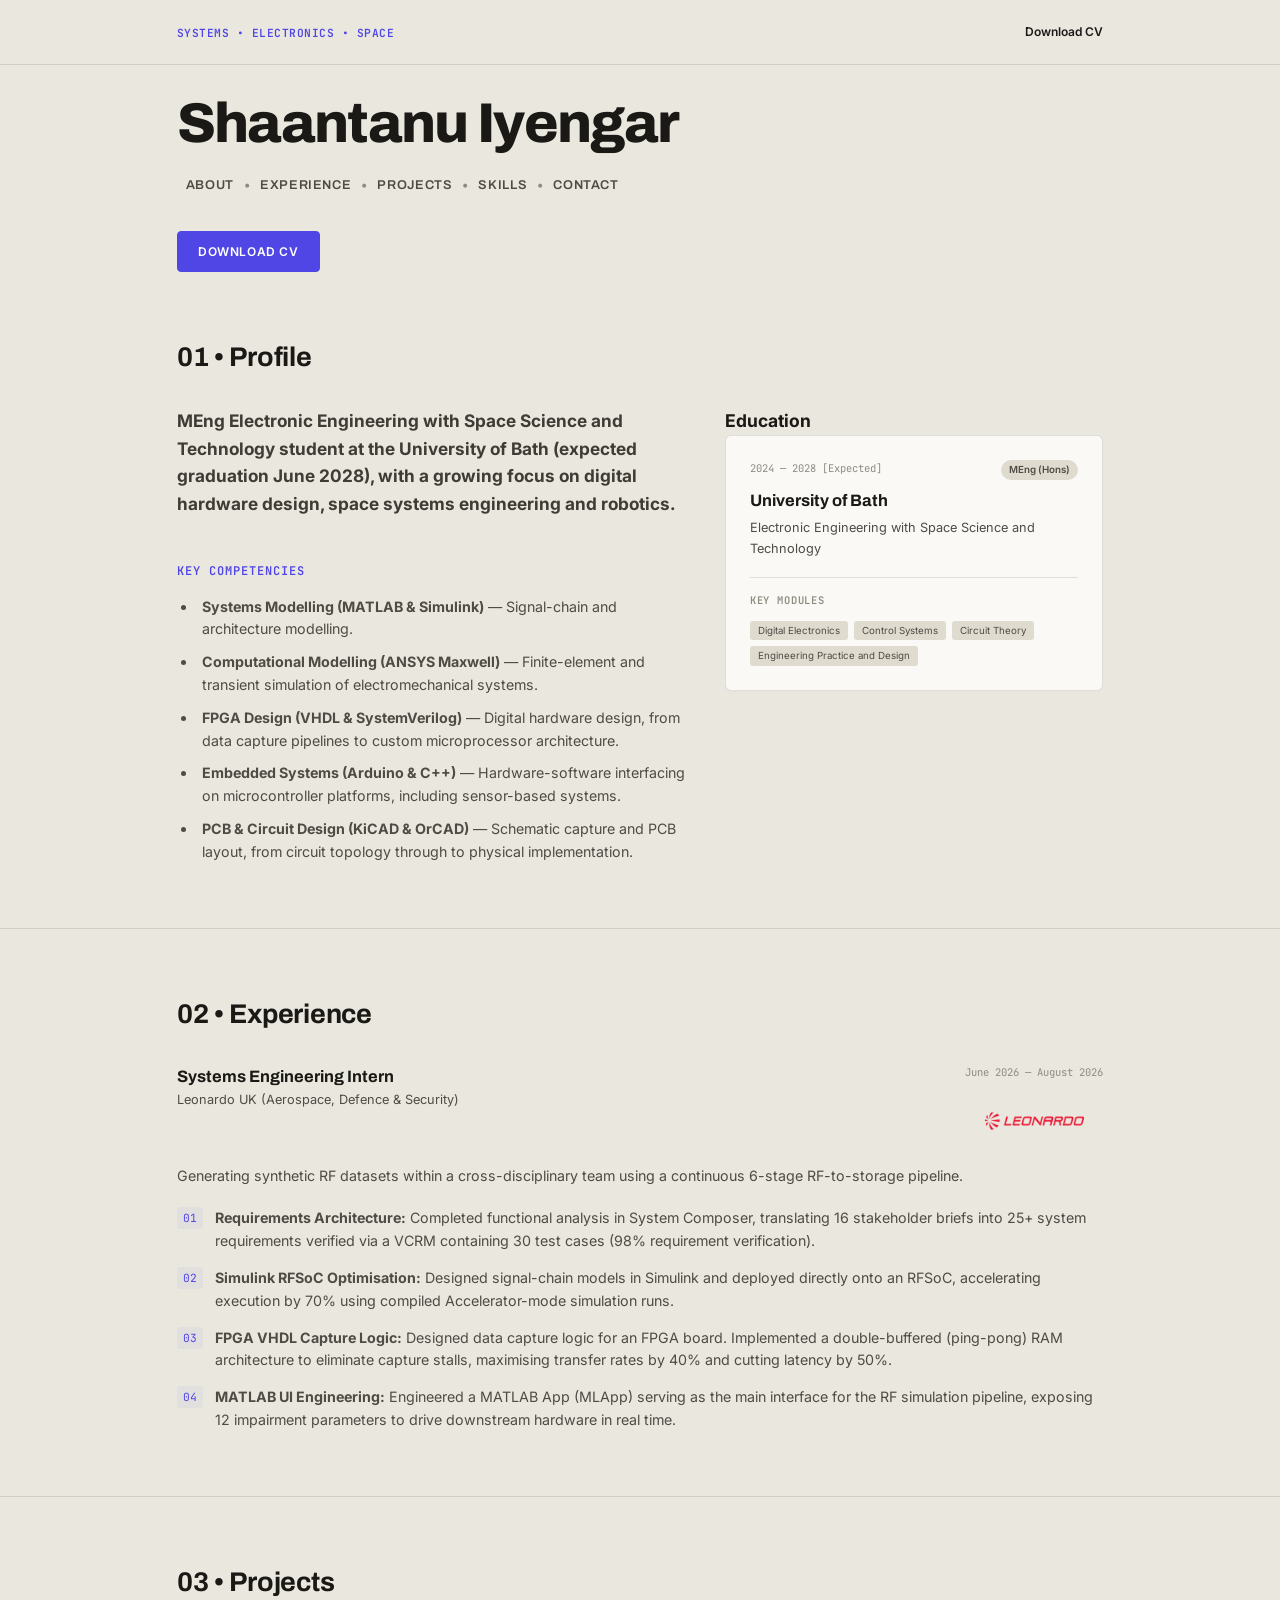
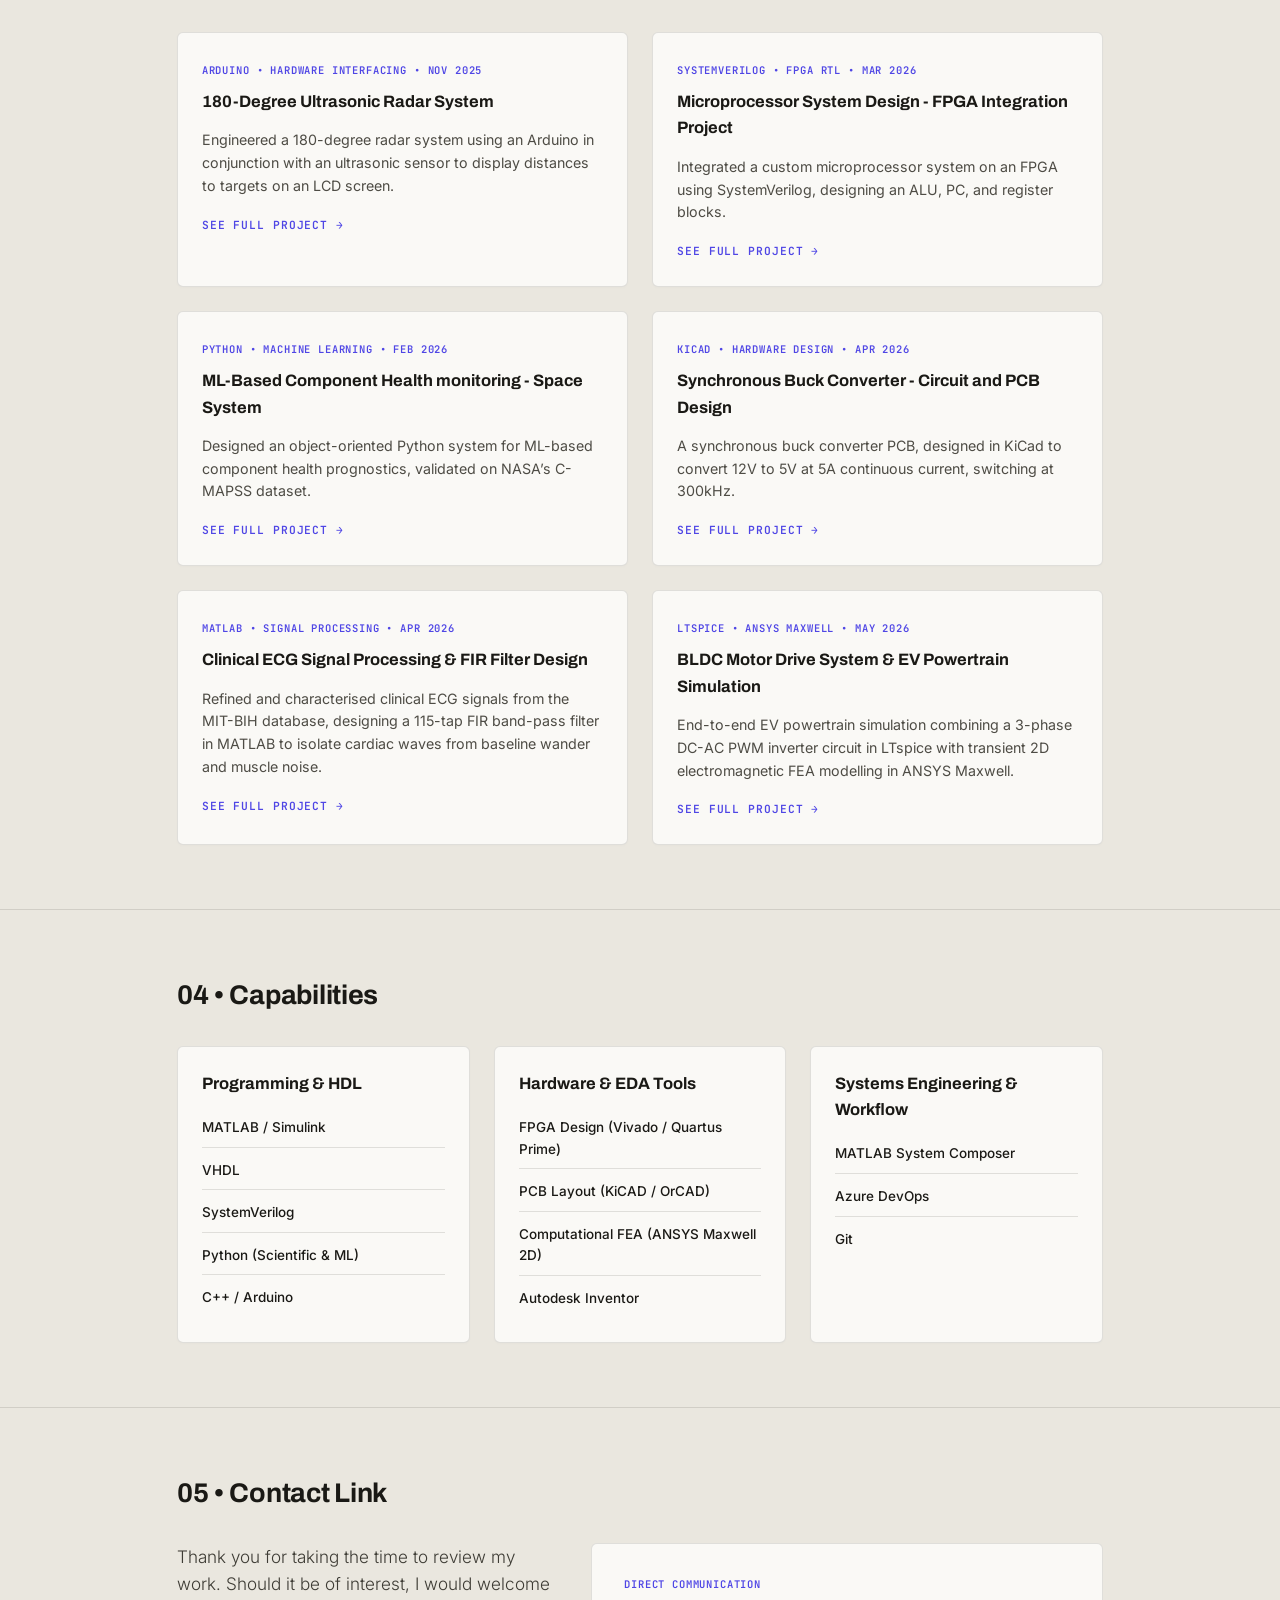
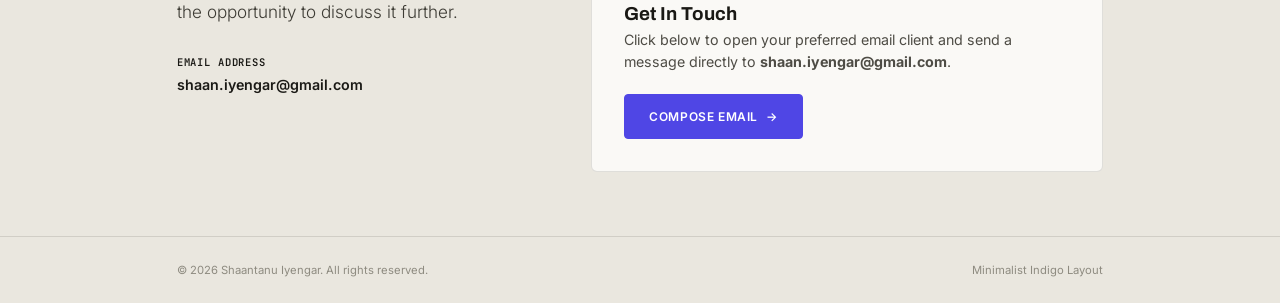
<file: index.html>
<!DOCTYPE html>
<html lang="en">
<head>
    <meta charset="UTF-8">
    <meta name="viewport" content="width=device-width, initial-scale=1.0">
    <title>Shaantanu Iyengar | Systems &amp; Digital Hardware Engineer</title>
    <meta name="description" content="Portfolio of Shaantanu Iyengar, Electronic Engineering student at the University of Bath. Specializing in FPGA Design, RF Systems Engineering, and Machine Learning.">
    <meta name="keywords" content="Shaantanu Iyengar, Electronic Engineering, FPGA, Leonardo, University of Bath, VHDL, SystemVerilog, Simulink, Portfolio">
    <meta name="author" content="Shaantanu Iyengar">
    
    <!-- Google Fonts: Archivo for Headings, Inter for Body, JetBrains Mono for Code/Metadata -->
    <link rel="preconnect" href="https://fonts.googleapis.com">
    <link rel="preconnect" href="https://fonts.gstatic.com" crossorigin>
    <link href="https://fonts.googleapis.com/css2?family=Archivo:wght@400;500;600;700;800&family=Inter:wght@300;400;500;600;700&family=JetBrains+Mono:wght@400;500;600&display=swap" rel="stylesheet">
    
    <!-- Shared Stylesheet with Cache Buster -->
    <link rel="stylesheet" href="style.css?v=5">
</head>
<body>

    <!-- Header Navigation -->
    <header class="main-header">
        <div class="header-container">
            <a href="#" class="logo-brand">
                <span class="logo-text" style="font-family: var(--font-mono); font-size: 0.75rem; letter-spacing: 0.5px; color: var(--indigo-600); font-weight: 600;">SYSTEMS &bull; ELECTRONICS &bull; SPACE</span>
            </a>
            <nav class="nav-links">
                <a href="Shaantanu_Iyengar_CV.pdf" download="Shaantanu_Iyengar_CV.pdf" class="nav-item" style="color: var(--slate-900); font-weight: 600;">Download CV</a>
            </nav>
        </div>
    </header>

    <!-- Hero Section -->
    <section class="hero-section" id="hero">
        <div class="page-container">
            <div class="hero-content">
                <h1 class="hero-h1 mb-2" style="margin-top: 30px;">Shaantanu Iyengar</h1>
                <!-- Navigation menu under name -->
                <div class="hero-nav">
                    <a href="#about" class="hero-nav-item">About</a>
                    <span class="sep">&bull;</span>
                    <a href="#experience" class="hero-nav-item">Experience</a>
                    <span class="sep">&bull;</span>
                    <a href="#projects" class="hero-nav-item">Projects</a>
                    <span class="sep">&bull;</span>
                    <a href="#skills" class="hero-nav-item">Skills</a>
                    <span class="sep">&bull;</span>
                    <a href="#contact" class="hero-nav-item">Contact</a>
                </div>
                <div class="hero-actions">
                    <a href="Shaantanu_Iyengar_CV.pdf" download="Shaantanu_Iyengar_CV.pdf" class="btn btn-primary">Download CV</a>
                </div>
            </div>
        </div>
    </section>

    <!-- About Section -->
    <section class="section-bleed" id="about">
        <div class="page-container">
            <h2 class="section-title">01 &bull; Profile</h2>
            <div class="about-grid">
                <div class="profile-text">
                    <p class="lead-p mb-6">
                        <strong>MEng Electronic Engineering with Space Science and Technology student at the University of Bath (expected graduation June 2028), with a growing focus on digital hardware design, space systems engineering and robotics.</strong>
                    </p>
                    <h4 class="mono-label accent-text mb-4" style="margin-top: 25px; display: block; font-size: 0.8rem; letter-spacing: 1px;">Key Competencies</h4>
                    <ul style="padding-left: 20px; color: var(--slate-600); font-size: 0.95rem; line-height: 1.6; display: flex; flex-direction: column; gap: 10px;">
                        <li style="padding-left: 5px;"><strong>Systems Modelling (MATLAB &amp; Simulink)</strong> &mdash; Signal-chain and architecture modelling.</li>
                        <li style="padding-left: 5px;"><strong>Computational Modelling (ANSYS Maxwell)</strong> &mdash; Finite-element and transient simulation of electromechanical systems.</li>
                        <li style="padding-left: 5px;"><strong>FPGA Design (VHDL &amp; SystemVerilog)</strong> &mdash; Digital hardware design, from data capture pipelines to custom microprocessor architecture.</li>
                        <li style="padding-left: 5px;"><strong>Embedded Systems (Arduino &amp; C++)</strong> &mdash; Hardware-software interfacing on microcontroller platforms, including sensor-based systems.</li>
                        <li style="padding-left: 5px;"><strong>PCB &amp; Circuit Design (KiCAD &amp; OrCAD)</strong> &mdash; Schematic capture and PCB layout, from circuit topology through to physical implementation.</li>
                    </ul>
                </div>

                <div class="education-block">
                    <h3 class="subsection-title">Education</h3>
                    <div class="education-list">
                        <!-- University of Bath -->
                        <div class="education-card">
                            <div class="card-header">
                                <span class="card-date">2024 &mdash; 2028 [Expected]</span>
                                <div class="flex items-center gap-2">
                                    <span class="card-badge">MEng (Hons)</span>
                                </div>
                            </div>
                            <h4 class="card-title" style="margin-top: 8px;">University of Bath</h4>
                            <p class="card-desc">Electronic Engineering with Space Science and Technology</p>
                            
                            <!-- Key Modules Section inside card -->
                            <div style="margin-top: 18px; border-top: 1px solid var(--border-color); padding-top: 14px;">
                                <span class="mono-label" style="display: block; margin-bottom: 8px; color: var(--slate-400);">Key Modules</span>
                                <div class="card-details">
                                    <span class="meta-tag">Digital Electronics</span>
                                    <span class="meta-tag">Control Systems</span>
                                    <span class="meta-tag">Circuit Theory</span>
                                    <span class="meta-tag">Engineering Practice and Design</span>
                                </div>
                            </div>
                        </div>
                    </div>
                </div>
            </div>
        </div>
    </section>

    <!-- Experience Section -->
    <section class="section-bleed" id="experience">
        <div class="page-container">
            <h2 class="section-title">02 &bull; Experience</h2>
            <div class="experience-list">
                
                <!-- Leonardo Internship -->
                <div class="experience-card">
                    <div class="card-header mb-4">
                        <div>
                            <h3 class="card-title">Systems Engineering Intern</h3>
                            <div class="card-subtitle">Leonardo UK (Aerospace, Defence &amp; Security)</div>
                        </div>
                        <div class="flex flex-col items-end gap-2" style="text-align: right;">
                            <span class="card-date font-mono">June 2026 &mdash; August 2026</span>
                            <img src="leonardo_logo.png" alt="Leonardo Logo" style="max-height: 60px; max-width: 200px; object-fit: contain; opacity: 0.95; margin-top: 4px;">
                        </div>
                    </div>
                    <p class="body-p mb-6">
                        Generating synthetic RF datasets within a cross-disciplinary team using a continuous 6-stage RF-to-storage pipeline.
                    </p>
                    <div class="experience-bullets">
                        <div class="bullet-row">
                            <span class="bullet-num">01</span>
                            <p class="body-p"><strong>Requirements Architecture:</strong> Completed functional analysis in System Composer, translating 16 stakeholder briefs into 25+ system requirements verified via a VCRM containing 30 test cases (98% requirement verification).</p>
                        </div>
                        <div class="bullet-row">
                            <span class="bullet-num">02</span>
                            <p class="body-p"><strong>Simulink RFSoC Optimisation:</strong> Designed signal-chain models in Simulink and deployed directly onto an RFSoC, accelerating execution by 70% using compiled Accelerator-mode simulation runs.</p>
                        </div>
                        <div class="bullet-row">
                            <span class="bullet-num">03</span>
                            <p class="body-p"><strong>FPGA VHDL Capture Logic:</strong> Designed data capture logic for an FPGA board. Implemented a double-buffered (ping-pong) RAM architecture to eliminate capture stalls, maximising transfer rates by 40% and cutting latency by 50%.</p>
                        </div>
                        <div class="bullet-row">
                            <span class="bullet-num">04</span>
                            <p class="body-p"><strong>MATLAB UI Engineering:</strong> Engineered a MATLAB App (MLApp) serving as the main interface for the RF simulation pipeline, exposing 12 impairment parameters to drive downstream hardware in real time.</p>
                        </div>
                    </div>
                </div>

            </div>
        </div>
    </section>

    <!-- Projects Section -->
    <section class="section-bleed" id="projects">
        <div class="page-container">
            <h2 class="section-title">03 &bull; Projects</h2>
            <div class="projects-grid">
                
                <!-- Project 1: Radar Link -->
                <a href="radar.html" class="project-card">
                    <div class="card-header mb-4">
                        <div>
                            <span class="mono-label accent-text">Arduino &bull; Hardware Interfacing &bull; NOV 2025</span>
                            <h3 class="card-title mt-2">180-Degree Ultrasonic Radar System</h3>
                        </div>
                    </div>
                    <p class="body-p mb-4">
                        Engineered a 180-degree radar system using an Arduino in conjunction with an ultrasonic sensor to display distances to targets on an LCD screen.
                    </p>
                    <span class="mono-label accent-text" style="font-size:0.75rem;">See Full Project &rarr;</span>
                </a>

                <!-- Project 2: FPGA Microprocessor Link -->
                <a href="microprocessor.html" class="project-card">
                    <div class="card-header mb-4">
                        <div>
                            <span class="mono-label accent-text">SystemVerilog &bull; FPGA RTL &bull; MAR 2026</span>
                            <h3 class="card-title mt-2">Microprocessor System Design - FPGA Integration Project</h3>
                        </div>
                    </div>
                    <p class="body-p mb-4">
                        Integrated a custom microprocessor system on an FPGA using SystemVerilog, designing an ALU, PC, and register blocks.
                    </p>
                    <span class="mono-label accent-text" style="font-size:0.75rem;">See Full Project &rarr;</span>
                </a>

                <!-- Project 3: ML prognostics Link -->
                <a href="prognostics.html" class="project-card">
                    <div class="card-header mb-4">
                        <div>
                            <span class="mono-label accent-text">Python &bull; Machine Learning &bull; FEB 2026</span>
                            <h3 class="card-title mt-2">ML-Based Component Health monitoring - Space System</h3>
                        </div>
                    </div>
                    <p class="body-p mb-4">
                        Designed an object-oriented Python system for ML-based component health prognostics, validated on NASA’s C-MAPSS dataset.
                    </p>
                    <span class="mono-label accent-text" style="font-size:0.75rem;">See Full Project &rarr;</span>
                </a>

                <!-- Project 4: Buck Converter Link -->
                <a href="buck.html" class="project-card">
                    <div class="card-header mb-4">
                        <div>
                            <span class="mono-label accent-text">KiCad &bull; Hardware Design &bull; APR 2026</span>
                            <h3 class="card-title mt-2">Synchronous Buck Converter - Circuit and PCB Design</h3>
                        </div>
                    </div>
                    <p class="body-p mb-4">
                        A synchronous buck converter PCB, designed in KiCad to convert 12V to 5V at 5A continuous current, switching at 300kHz.
                    </p>
                    <span class="mono-label accent-text" style="font-size:0.75rem;">See Full Project &rarr;</span>
                </a>

                <!-- Project 5: ECG Signal Processing Link -->
                <a href="ecg.html" class="project-card">
                    <div class="card-header mb-4">
                        <div>
                            <span class="mono-label accent-text">MATLAB &bull; Signal Processing &bull; APR 2026</span>
                            <h3 class="card-title mt-2">Clinical ECG Signal Processing &amp; FIR Filter Design</h3>
                        </div>
                    </div>
                    <p class="body-p mb-4">
                        Refined and characterised clinical ECG signals from the MIT-BIH database, designing a 115-tap FIR band-pass filter in MATLAB to isolate cardiac waves from baseline wander and muscle noise.
                    </p>
                    <span class="mono-label accent-text" style="font-size:0.75rem;">See Full Project &rarr;</span>
                </a>

                <!-- Project 6: BLDC Motor Drive Link -->
                <a href="bldc.html" class="project-card">
                    <div class="card-header mb-4">
                        <div>
                            <span class="mono-label accent-text">LTspice &bull; ANSYS Maxwell &bull; MAY 2026</span>
                            <h3 class="card-title mt-2">BLDC Motor Drive System &amp; EV Powertrain Simulation</h3>
                        </div>
                    </div>
                    <p class="body-p mb-4">
                        End-to-end EV powertrain simulation combining a 3-phase DC-AC PWM inverter circuit in LTspice with transient 2D electromagnetic FEA modelling in ANSYS Maxwell.
                    </p>
                    <span class="mono-label accent-text" style="font-size:0.75rem;">See Full Project &rarr;</span>
                </a>

            </div>
        </div>
    </section>

    <!-- Skills Section -->
    <section class="section-bleed" id="skills">
        <div class="page-container">
            <h2 class="section-title">04 &bull; Capabilities</h2>
            <div class="skills-grid">
                
                <!-- Category 1: Programming & HDL -->
                <div class="skills-category-card">
                    <h3 class="card-title mb-6">Programming &amp; HDL</h3>
                    <div class="skills-list">
                        <div class="skill-row-item">
                            <span class="skill-name">MATLAB / Simulink</span>
                        </div>
                        <div class="skill-row-item">
                            <span class="skill-name">VHDL</span>
                        </div>
                        <div class="skill-row-item">
                            <span class="skill-name">SystemVerilog</span>
                        </div>
                        <div class="skill-row-item">
                            <span class="skill-name">Python (Scientific &amp; ML)</span>
                        </div>
                        <div class="skill-row-item">
                            <span class="skill-name">C++ / Arduino</span>
                        </div>
                    </div>
                </div>

                <!-- Category 2: Hardware & EDA Tools -->
                <div class="skills-category-card">
                    <h3 class="card-title mb-6">Hardware &amp; EDA Tools</h3>
                    <div class="skills-list">
                        <div class="skill-row-item">
                            <span class="skill-name">FPGA Design (Vivado / Quartus Prime)</span>
                        </div>
                        <div class="skill-row-item">
                            <span class="skill-name">PCB Layout (KiCAD / OrCAD)</span>
                        </div>
                        <div class="skill-row-item">
                            <span class="skill-name">Computational FEA (ANSYS Maxwell 2D)</span>
                        </div>
                        <div class="skill-row-item">
                            <span class="skill-name">Autodesk Inventor</span>
                        </div>
                    </div>
                </div>

                <!-- Category 3: Systems Engineering & Workflow -->
                <div class="skills-category-card">
                    <h3 class="card-title mb-6">Systems Engineering &amp; Workflow</h3>
                    <div class="skills-list">
                        <div class="skill-row-item">
                            <span class="skill-name">MATLAB System Composer</span>
                        </div>
                        <div class="skill-row-item">
                            <span class="skill-name">Azure DevOps</span>
                        </div>
                        <div class="skill-row-item">
                            <span class="skill-name">Git</span>
                        </div>
                    </div>
                </div>

            </div>
        </div>
    </section>

    <!-- Contact Section -->
    <section class="section-bleed" id="contact">
        <div class="page-container">
            <h2 class="section-title">05 &bull; Contact Link</h2>
            <div class="contact-grid">
                <div class="contact-info">
                    <p class="lead-p mb-8">
                        Thank you for taking the time to review my work. Should it be of interest, I would welcome the opportunity to discuss it further.
                    </p>
                    <div class="contact-rows">
                        <div class="contact-meta-row">
                            <span class="mono-label">EMAIL ADDRESS</span>
                            <a href="mailto:shaan.iyengar@gmail.com" class="contact-val-link">shaan.iyengar@gmail.com</a>
                        </div>
                    </div>
                </div>

                <div class="contact-form-card" style="display: flex; flex-direction: column; justify-content: center; align-items: flex-start; padding: 32px;">
                    <span class="mono-label accent-text mb-2">DIRECT COMMUNICATION</span>
                    <h3 class="card-title mb-3" style="font-size: 1.25rem; font-weight: 700; color: var(--slate-900);">Get In Touch</h3>
                    <p class="body-p mb-6" style="color: var(--slate-600); font-size: 0.95rem; line-height: 1.6;">
                        Click below to open your preferred email client and send a message directly to <strong>shaan.iyengar@gmail.com</strong>.
                    </p>
                    <a href="mailto:shaan.iyengar@gmail.com?subject=Portfolio%20Inquiry%20-%20Shaantanu%20Iyengar" class="btn btn-primary" style="display: inline-flex; align-items: center; gap: 8px; font-weight: 600; padding: 12px 24px;">
                        <span>Compose Email</span>
                        <span>&rarr;</span>
                    </a>
                </div>
            </div>
        </div>
    </section>

    <!-- Footer -->
    <footer class="main-footer">
        <div class="page-container footer-content">
            <span class="footer-copy">&copy; 2026 Shaantanu Iyengar. All rights reserved.</span>
            <span class="footer-design font-mono">Minimalist Indigo Layout</span>
        </div>
    </footer>

    <!-- Clean Scripts -->
    <script src="script.js"></script>
</body>
</html>
</file>
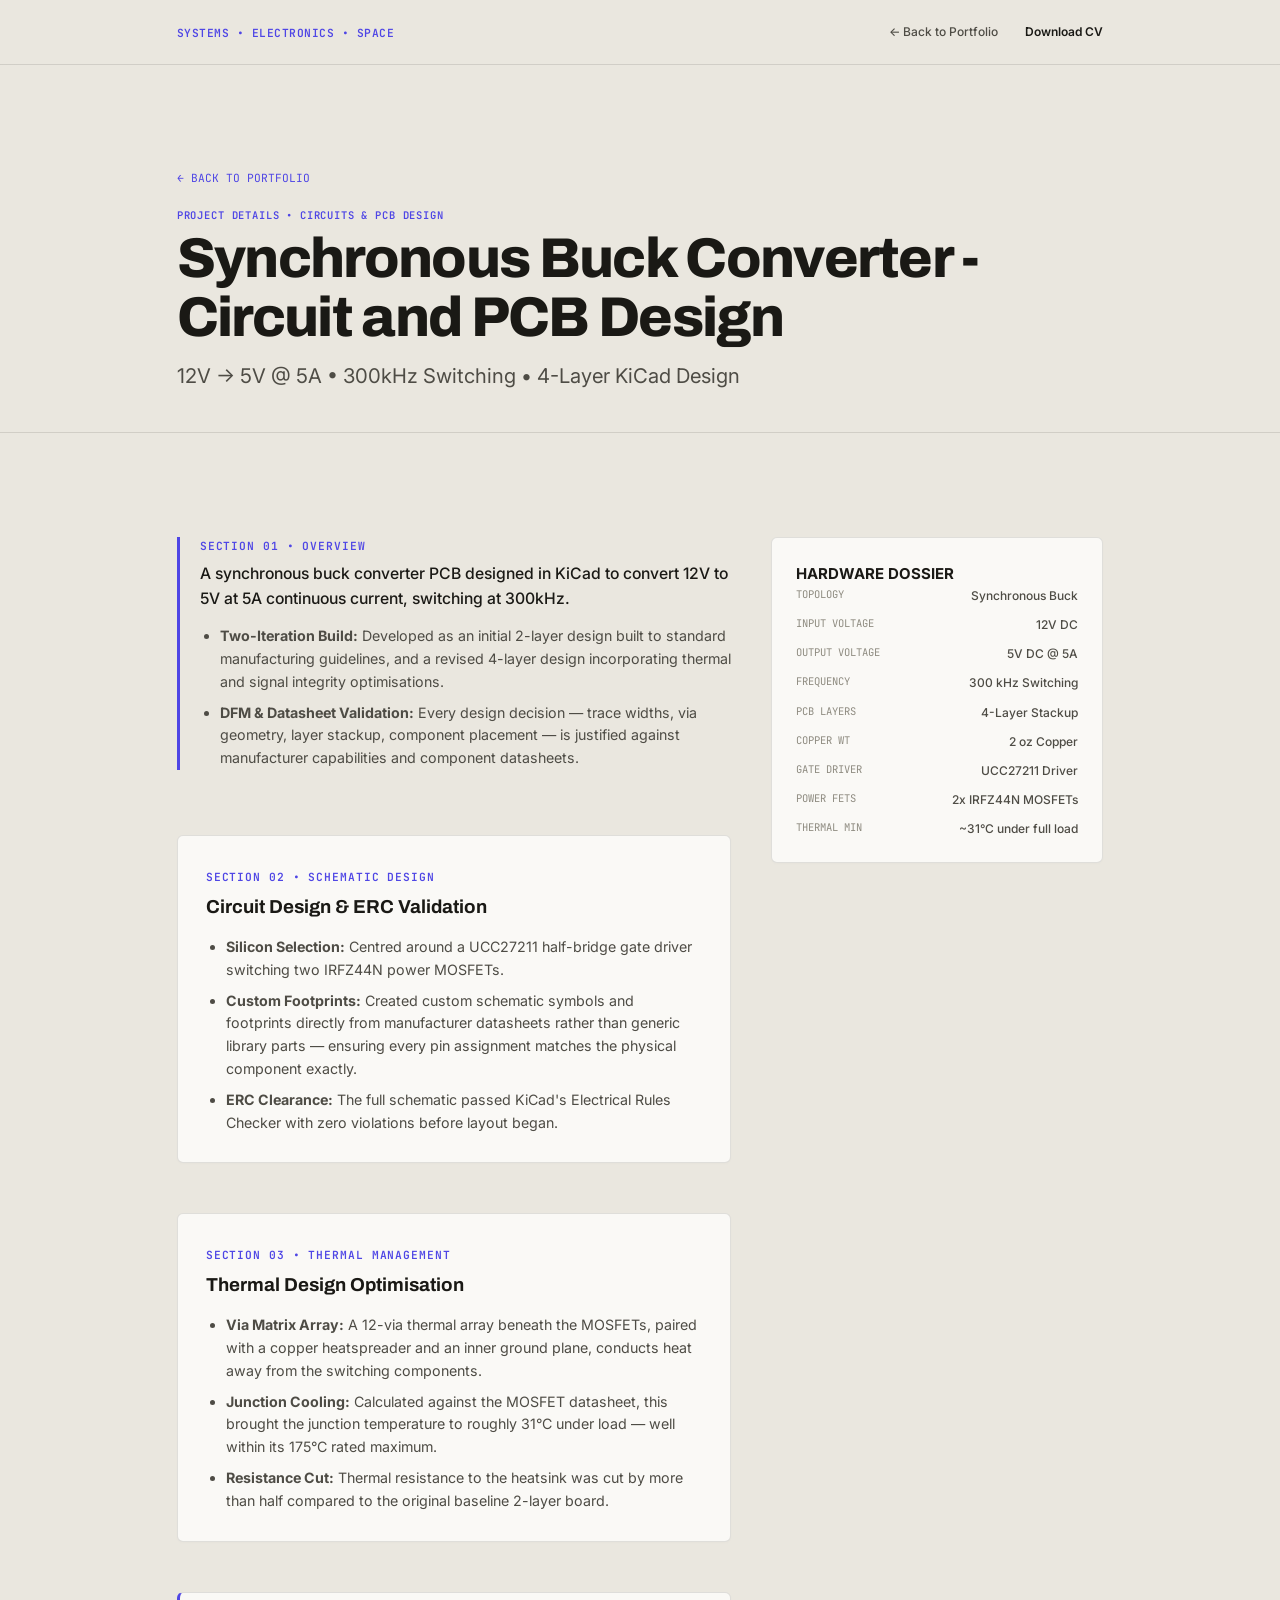
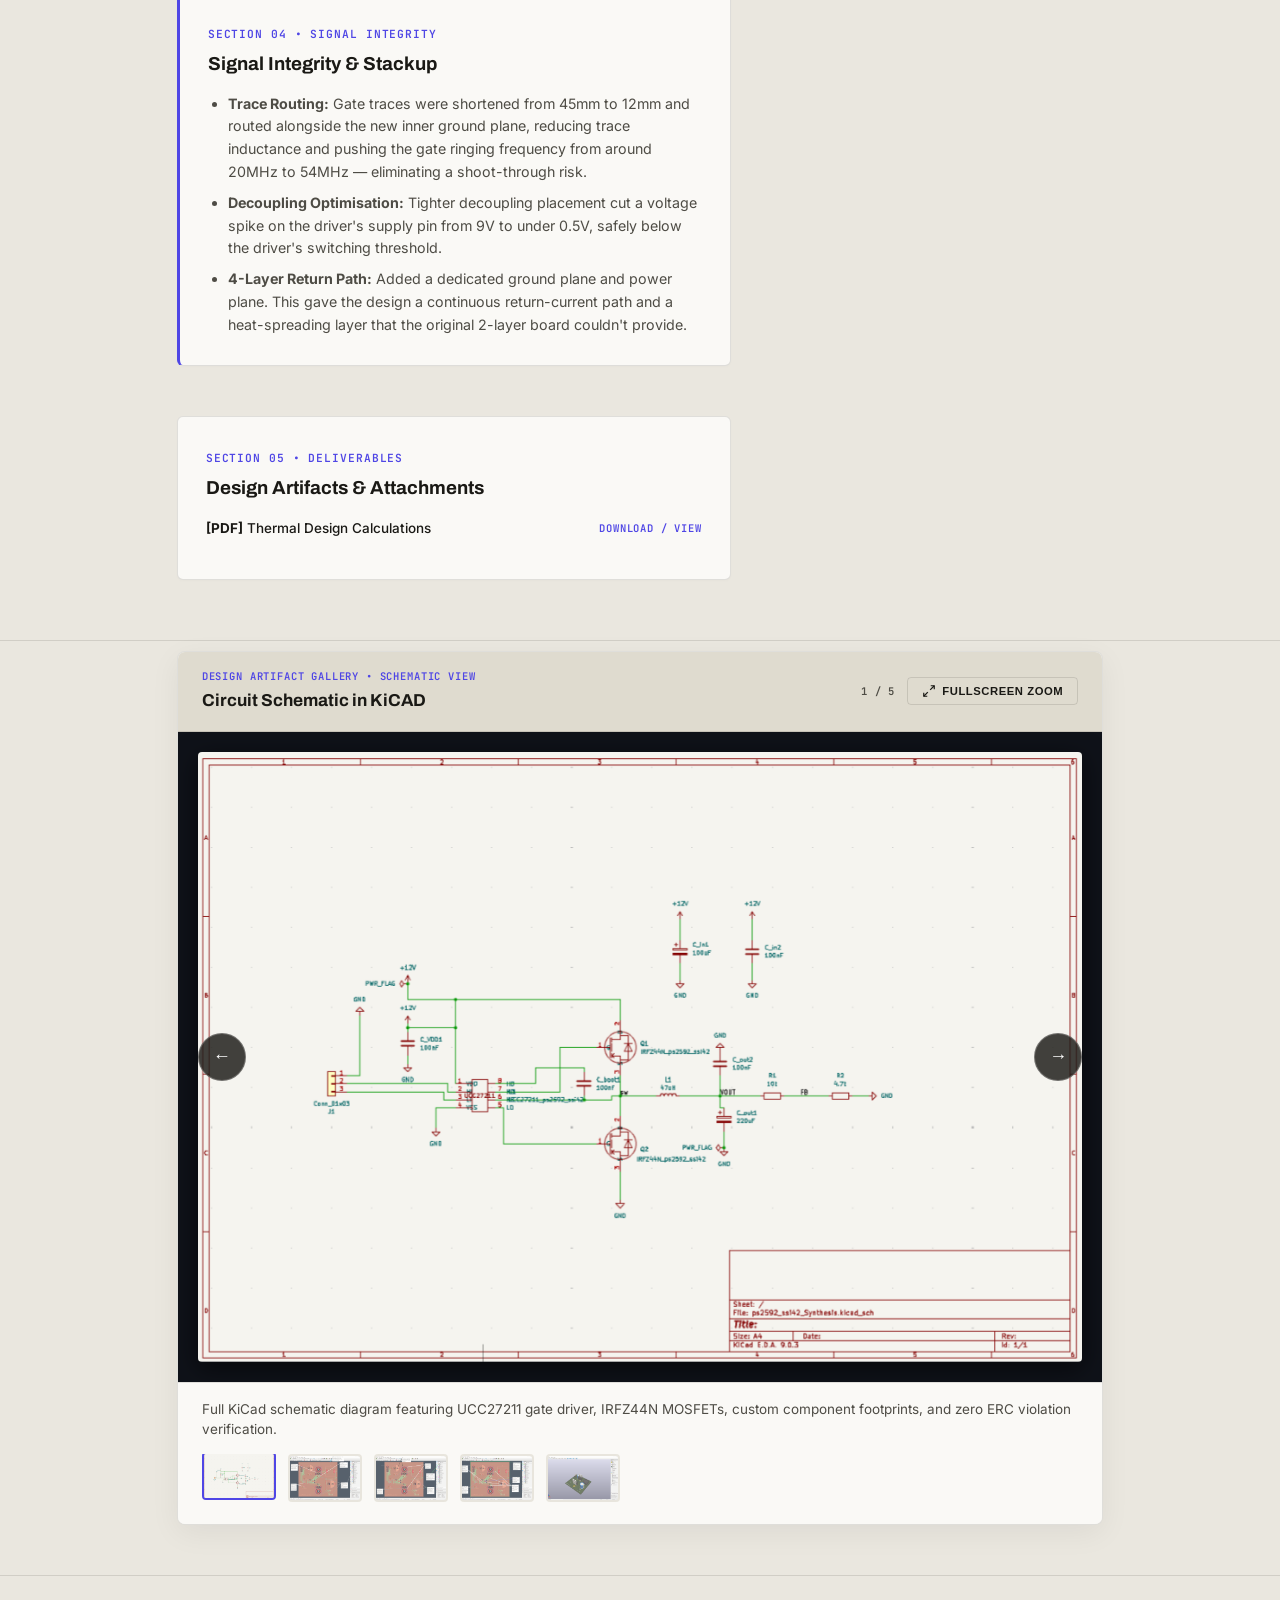
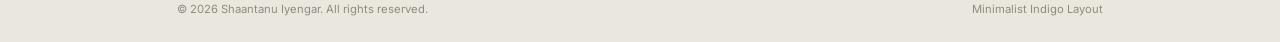
<file: buck.html>
<!DOCTYPE html>
<html lang="en">
<head>
    <meta charset="UTF-8">
    <meta name="viewport" content="width=device-width, initial-scale=1.0">
    <title>Synchronous Buck Converter - Circuit and PCB Design | Shaantanu Iyengar</title>
    
    <!-- Google Fonts -->
    <link rel="preconnect" href="https://fonts.googleapis.com">
    <link rel="preconnect" href="https://fonts.gstatic.com" crossorigin>
    <link href="https://fonts.googleapis.com/css2?family=Archivo:wght@400;500;600;700;800&family=Inter:wght@300;400;500;600;700&family=JetBrains+Mono:wght@400;500;600&display=swap" rel="stylesheet">
    
    <!-- Shared Stylesheet with Cache Buster -->
    <link rel="stylesheet" href="style.css?v=6">
</head>
<body>

    <!-- Header Navigation -->
    <header class="main-header">
        <div class="header-container">
            <a href="index.html" class="logo-brand">
                <span class="logo-text" style="font-family: var(--font-mono); font-size: 0.75rem; letter-spacing: 0.5px; color: var(--indigo-600); font-weight: 600;">SYSTEMS &bull; ELECTRONICS &bull; SPACE</span>
            </a>
            <nav class="nav-links">
                <a href="index.html" class="nav-item">&larr; Back to Portfolio</a>
                <a href="Shaantanu_Iyengar_CV.pdf" download="Shaantanu_Iyengar_CV.pdf" class="nav-item" style="color: var(--slate-900); font-weight: 600;">Download CV</a>
            </nav>
        </div>
    </header>

    <!-- Case Study Header -->
    <section class="case-study-header">
        <div class="page-container">
            <a href="index.html" class="back-link">&larr; BACK TO PORTFOLIO</a>
            <span class="mono-label accent-text mb-2" style="display:block;">PROJECT DETAILS &bull; CIRCUITS &amp; PCB DESIGN</span>
            <h1 class="hero-h1 mb-4">Synchronous Buck Converter - Circuit and PCB Design</h1>
            <p class="hero-subtitle">12V &rarr; 5V @ 5A &bull; 300kHz Switching &bull; 4-Layer KiCad Design</p>
        </div>
    </section>

    <!-- Case Study Content Grid -->
    <section class="section-bleed" style="padding-bottom: 20px;">
        <div class="page-container">
            <div class="case-study-grid">
                
                <!-- Main Narrative Column -->
                <div class="case-study-body">
                    
                    <!-- 1. Overview Block (Border-Left accent, no card box) -->
                    <div style="border-left: 3px solid var(--indigo-600); padding-left: 20px; margin-bottom: 35px;">
                        <span class="mono-label accent-text" style="font-size: 0.75rem; display: block; margin-bottom: 6px;">SECTION 01 &bull; OVERVIEW</span>
                        <p class="body-p mb-4" style="font-size: 1.05rem; font-weight: 500; color: var(--slate-900);">
                            A synchronous buck converter PCB designed in KiCad to convert 12V to 5V at 5A continuous current, switching at 300kHz.
                        </p>
                        <ul style="padding-left: 20px; color: var(--slate-600); font-size: 0.95rem; line-height: 1.6; display: flex; flex-direction: column; gap: 8px;">
                            <li><strong>Two-Iteration Build:</strong> Developed as an initial 2-layer design built to standard manufacturing guidelines, and a revised 4-layer design incorporating thermal and signal integrity optimisations.</li>
                            <li><strong>DFM &amp; Datasheet Validation:</strong> Every design decision &mdash; trace widths, via geometry, layer stackup, component placement &mdash; is justified against manufacturer capabilities and component datasheets.</li>
                        </ul>
                    </div>

                    <!-- 2. Circuit Design (Full White Card block) -->
                    <div class="education-card mb-6" style="padding: 28px;">
                        <span class="mono-label accent-text" style="font-size: 0.75rem;">SECTION 02 &bull; SCHEMATIC DESIGN</span>
                        <h3 class="card-title mb-4" style="font-size: 1.25rem; margin-top: 4px;">Circuit Design &amp; ERC Validation</h3>
                        <ul style="padding-left: 20px; color: var(--slate-600); font-size: 0.95rem; line-height: 1.6; display: flex; flex-direction: column; gap: 8px;">
                            <li><strong>Silicon Selection:</strong> Centred around a UCC27211 half-bridge gate driver switching two IRFZ44N power MOSFETs.</li>
                            <li><strong>Custom Footprints:</strong> Created custom schematic symbols and footprints directly from manufacturer datasheets rather than generic library parts &mdash; ensuring every pin assignment matches the physical component exactly.</li>
                            <li><strong>ERC Clearance:</strong> The full schematic passed KiCad's Electrical Rules Checker with zero violations before layout began.</li>
                        </ul>
                    </div>

                    <!-- 3. Thermal Design (Full White Card block) -->
                    <div class="education-card mb-6" style="padding: 28px;">
                        <span class="mono-label accent-text" style="font-size: 0.75rem;">SECTION 03 &bull; THERMAL MANAGEMENT</span>
                        <h3 class="card-title mb-4" style="font-size: 1.25rem; margin-top: 4px;">Thermal Design Optimisation</h3>
                        <ul style="padding-left: 20px; color: var(--slate-600); font-size: 0.95rem; line-height: 1.6; display: flex; flex-direction: column; gap: 8px;">
                            <li><strong>Via Matrix Array:</strong> A 12-via thermal array beneath the MOSFETs, paired with a copper heatspreader and an inner ground plane, conducts heat away from the switching components.</li>
                            <li><strong>Junction Cooling:</strong> Calculated against the MOSFET datasheet, this brought the junction temperature to roughly 31°C under load &mdash; well within its 175°C rated maximum.</li>
                            <li><strong>Resistance Cut:</strong> Thermal resistance to the heatsink was cut by more than half compared to the original baseline 2-layer board.</li>
                        </ul>
                    </div>

                    <!-- 4. Signal Integrity (Full White Card block with left indigo accent border) -->
                    <div class="education-card mb-6" style="padding: 28px; border-left: 3px solid var(--indigo-600);">
                        <span class="mono-label accent-text" style="font-size: 0.75rem;">SECTION 04 &bull; SIGNAL INTEGRITY</span>
                        <h3 class="card-title mb-4" style="font-size: 1.25rem; margin-top: 4px;">Signal Integrity &amp; Stackup</h3>
                        <ul style="padding-left: 20px; color: var(--slate-600); font-size: 0.95rem; line-height: 1.6; display: flex; flex-direction: column; gap: 8px;">
                            <li><strong>Trace Routing:</strong> Gate traces were shortened from 45mm to 12mm and routed alongside the new inner ground plane, reducing trace inductance and pushing the gate ringing frequency from around 20MHz to 54MHz &mdash; eliminating a shoot-through risk.</li>
                            <li><strong>Decoupling Optimisation:</strong> Tighter decoupling placement cut a voltage spike on the driver's supply pin from 9V to under 0.5V, safely below the driver's switching threshold.</li>
                            <li><strong>4-Layer Return Path:</strong> Added a dedicated ground plane and power plane. This gave the design a continuous return-current path and a heat-spreading layer that the original 2-layer board couldn't provide.</li>
                        </ul>
                    </div>

                    <!-- 5. Attachments (Standard card block) -->
                    <div class="education-card" style="padding: 28px;">
                        <span class="mono-label accent-text" style="font-size: 0.75rem;">SECTION 05 &bull; DELIVERABLES</span>
                        <h3 class="card-title mb-4" style="font-size: 1.25rem; margin-top: 4px;">Design Artifacts &amp; Attachments</h3>
                        <div class="skills-list" style="margin-top: 15px;">
                            <div class="skill-row-item" style="padding-bottom: 12px; border-bottom: none;">
                                <a href="Thermal_Calculations.pdf" target="_blank" class="skill-name" style="text-decoration: none; color: inherit; font-weight: 500; transition: color 0.2s;" onmouseover="this.style.color='var(--indigo-600)'" onmouseout="this.style.color='inherit'">
                                    <strong>[PDF]</strong> Thermal Design Calculations
                                </a>
                                <a href="Thermal_Calculations.pdf" target="_blank" class="skill-val mono-label" style="color: var(--indigo-600); font-weight: 600; text-decoration: none;">Download / View</a>
                            </div>
                        </div>
                    </div>

                </div>

                <!-- Sticky Sidebar Spec Sheet -->
                <div class="sidebar-block" style="display: flex; flex-direction: column; gap: 24px;">
                    
                    <!-- Hardware Dossier Card -->
                    <div class="sidebar-card education-card">
                        <h4 class="spec-title">HARDWARE DOSSIER</h4>
                        <div class="project-specs" style="border: none; padding: 0;">
                            <div class="spec-row">
                                <span class="spec-label">TOPOLOGY</span>
                                <span class="spec-val">Synchronous Buck</span>
                            </div>
                            <div class="spec-row">
                                <span class="spec-label">INPUT VOLTAGE</span>
                                <span class="spec-val">12V DC</span>
                            </div>
                            <div class="spec-row">
                                <span class="spec-label">OUTPUT VOLTAGE</span>
                                <span class="spec-val">5V DC @ 5A</span>
                            </div>
                            <div class="spec-row">
                                <span class="spec-label">FREQUENCY</span>
                                <span class="spec-val">300 kHz Switching</span>
                            </div>
                            <div class="spec-row">
                                <span class="spec-label">PCB LAYERS</span>
                                <span class="spec-val">4-Layer Stackup</span>
                            </div>
                            <div class="spec-row">
                                <span class="spec-label">COPPER WT</span>
                                <span class="spec-val">2 oz Copper</span>
                            </div>
                            <div class="spec-row">
                                <span class="spec-label">GATE DRIVER</span>
                                <span class="spec-val">UCC27211 Driver</span>
                            </div>
                            <div class="spec-row">
                                <span class="spec-label">POWER FETS</span>
                                <span class="spec-val">2x IRFZ44N MOSFETs</span>
                            </div>
                            <div class="spec-row">
                                <span class="spec-label">THERMAL MIN</span>
                                <span class="spec-val">~31&deg;C under full load</span>
                            </div>
                        </div>
                    </div>
                    
                </div>

            </div>
        </div>
    </section>

    <!-- LARGE INTERACTIVE SCREENSHOT SLIDESHOW AT BOTTOM -->
    <section class="slideshow-section" style="padding-top: 10px; padding-bottom: 50px;">
        <div class="page-container">
            <div class="slideshow-card" style="background: var(--bg-card); border: 1px solid var(--border-color); border-radius: 8px; overflow: hidden; box-shadow: 0 8px 30px rgba(0,0,0,0.06);">
                
                <!-- Slideshow Header Bar -->
                <div style="padding: 16px 24px; background: var(--bg-secondary); border-bottom: 1px solid var(--border-color); display: flex; justify-content: space-between; align-items: center; flex-wrap: wrap; gap: 12px;">
                    <div>
                        <span class="mono-label accent-text" style="font-size: 0.7rem; display: block; margin-bottom: 2px;">DESIGN ARTIFACT GALLERY &bull; SCHEMATIC VIEW</span>
                        <h3 id="slideTitle" style="font-family: var(--font-heading); color: var(--slate-900); font-size: 1.15rem; font-weight: 700; margin: 0;">Circuit Schematic in KiCAD</h3>
                    </div>
                    <div style="display: flex; align-items: center; gap: 12px;">
                        <span id="slideCounter" class="mono-label" style="color: var(--slate-600); font-weight: 600;">1 / 5</span>
                        <button id="fullscreenBtn" title="Toggle Fullscreen Zoom" class="btn btn-secondary" style="padding: 6px 14px; font-size: 0.75rem; display: inline-flex; align-items: center; gap: 6px; cursor: pointer;">
                            <svg width="14" height="14" viewBox="0 0 24 24" fill="none" stroke="currentColor" stroke-width="2"><polyline points="15 3 21 3 21 9"></polyline><polyline points="9 21 3 21 3 15"></polyline><line x1="21" y1="3" x2="14" y2="10"></line><line x1="3" y1="21" x2="10" y2="14"></line></svg>
                            Fullscreen Zoom
                        </button>
                    </div>
                </div>

                <!-- Main Display Viewport (Large min-height 550px for readability) -->
                <div class="slideshow-viewport" style="position: relative; background: #0F1219; min-height: 550px; max-height: 720px; display: flex; align-items: center; justify-content: center; overflow: hidden; padding: 20px;">
                    
                    <!-- Left Nav Button -->
                    <button id="prevSlide" class="slide-nav-btn" aria-label="Previous slide" style="position: absolute; left: 20px; top: 50%; transform: translateY(-50%); z-index: 10; background: rgba(26, 25, 21, 0.82); color: #ffffff; border: 1px solid rgba(255,255,255,0.25); width: 48px; height: 48px; border-radius: 50%; display: flex; align-items: center; justify-content: center; font-size: 1.2rem; cursor: pointer; transition: all 0.2s ease;">
                        &larr;
                    </button>

                    <!-- Slide Image Display -->
                    <div style="width: 100%; height: 100%; display: flex; align-items: center; justify-content: center;">
                        <img id="activeSlideImage" src="schematic.png" alt="Circuit Schematic in KiCAD" style="max-width: 100%; max-height: 640px; object-fit: contain; border-radius: 4px; box-shadow: 0 6px 24px rgba(0,0,0,0.6); cursor: zoom-in; transition: opacity 0.25s ease;">
                    </div>

                    <!-- Right Nav Button -->
                    <button id="nextSlide" class="slide-nav-btn" aria-label="Next slide" style="position: absolute; right: 20px; top: 50%; transform: translateY(-50%); z-index: 10; background: rgba(26, 25, 21, 0.82); color: #ffffff; border: 1px solid rgba(255,255,255,0.25); width: 48px; height: 48px; border-radius: 50%; display: flex; align-items: center; justify-content: center; font-size: 1.2rem; cursor: pointer; transition: all 0.2s ease;">
                        &rarr;
                    </button>
                </div>

                <!-- Slide Caption & Thumbnail Strip -->
                <div style="padding: 16px 24px; background: var(--bg-card); border-top: 1px solid var(--border-color);">
                    <p id="slideDesc" class="body-p mb-4" style="font-size: 0.9rem; color: var(--slate-600); line-height: 1.5;">
                        Full KiCad schematic diagram featuring UCC27211 gate driver, IRFZ44N MOSFETs, custom component footprints, and zero ERC violation verification.
                    </p>
                    
                    <!-- Thumbnails Bar -->
                    <div id="thumbnailStrip" style="display: flex; gap: 12px; overflow-x: auto; padding-bottom: 6px; scrollbar-width: thin;">
                        <!-- Thumbnails populated by JavaScript -->
                    </div>
                </div>

            </div>
        </div>
    </section>

    <!-- FULLSCREEN LIGHTBOX MODAL -->
    <div id="lightboxModal" class="lightbox-modal">
        <button id="lightboxClose" class="lightbox-close" aria-label="Close Lightbox">&times;</button>
        <img id="lightboxImage" class="lightbox-content" src="schematic.png" alt="Enlarged View">
    </div>

    <!-- Footer -->
    <footer class="main-footer">
        <div class="page-container footer-content">
            <span class="footer-copy">&copy; 2026 Shaantanu Iyengar. All rights reserved.</span>
            <span class="footer-design font-mono">Minimalist Indigo Layout</span>
        </div>
    </footer>

    <!-- INTERACTIVE SLIDESHOW LOGIC -->
    <script>
        document.addEventListener('DOMContentLoaded', () => {
            // User-Uploaded Slides Dataset
            const slides = [
                {
                    title: "Circuit Schematic in KiCAD",
                    image: "schematic.png",
                    desc: "Full KiCad schematic diagram featuring UCC27211 gate driver, IRFZ44N MOSFETs, custom component footprints, and zero ERC violation verification."
                },
                {
                    title: "Board Layout with Design for Manufacturing Annotations",
                    image: "dfm_layout.png",
                    desc: "KiCad PCB Editor layout highlighting DFM annotations: 0.5mm trace width on 2oz copper, 0.3mm thermal via drill size, component courtyard clearances, reference designators outside pad areas, and 0.5mm copper-to-edge clearances per IPC-A-600."
                },
                {
                    title: "Board Layout with Thermal Design Annotations",
                    image: "thermal_layout.png",
                    desc: "KiCad PCB Editor layout highlighting thermal annotations: 12-via thermal matrix array conducting heat through to inner ground plane, 2oz F.Cu copper heatspreader, 3mm component keepout zone, Fischer SK104 heatsink mounting holes, and inner GND plane heat distribution."
                },
                {
                    title: "Board Layout with Signal Integrity Annotations",
                    image: "si_layout.png",
                    desc: "KiCad PCB Editor layout highlighting signal integrity annotations: gate traces shortened from 45mm to 12mm pushing ringing frequency from 19.6MHz to 53.6MHz, solid In1.Cu GND reference plane directly beneath switching paths, gate driver decoupling placed within 2mm reducing voltage spike from 9.0V to 0.45V, C_boot1 bootstrap capacitor placement, and short SW node routing minimising EMI radiation loop area."
                },
                {
                    title: "3D View of the Board",
                    image: "board_3d.png",
                    desc: "KiCad 3D Viewer rendering of the fully assembled 4-layer synchronous buck converter PCB showing physical component placement, heatsink tabs, power inductor, capacitors, and silk screen designator markings."
                }
            ];

            let currentIndex = 0;

            const slideTitle = document.getElementById('slideTitle');
            const slideCounter = document.getElementById('slideCounter');
            const slideDesc = document.getElementById('slideDesc');
            const activeSlideImage = document.getElementById('activeSlideImage');
            const thumbnailStrip = document.getElementById('thumbnailStrip');
            const prevSlide = document.getElementById('prevSlide');
            const nextSlide = document.getElementById('nextSlide');
            const fullscreenBtn = document.getElementById('fullscreenBtn');

            const lightboxModal = document.getElementById('lightboxModal');
            const lightboxImage = document.getElementById('lightboxImage');
            const lightboxClose = document.getElementById('lightboxClose');

            // Render Thumbnails
            slides.forEach((slide, idx) => {
                const btn = document.createElement('button');
                btn.className = `thumb-btn ${idx === 0 ? 'active' : ''}`;
                btn.setAttribute('aria-label', `Go to slide ${idx + 1}`);
                btn.innerHTML = `<img src="${slide.image}" alt="Thumb ${idx + 1}">`;
                btn.addEventListener('click', () => goToSlide(idx));
                thumbnailStrip.appendChild(btn);
            });

            function updateSlide() {
                const current = slides[currentIndex];
                
                // Fade effect
                activeSlideImage.style.opacity = '0.3';
                setTimeout(() => {
                    activeSlideImage.src = current.image;
                    activeSlideImage.alt = current.title;
                    slideTitle.textContent = current.title;
                    slideDesc.textContent = current.desc;
                    slideCounter.textContent = `${currentIndex + 1} / ${slides.length}`;
                    activeSlideImage.style.opacity = '1';
                }, 120);

                // Update active thumbnail
                const thumbs = thumbnailStrip.querySelectorAll('.thumb-btn');
                thumbs.forEach((t, i) => {
                    if (i === currentIndex) {
                        t.classList.add('active');
                        t.scrollIntoView({ behavior: 'smooth', block: 'nearest', inline: 'center' });
                    } else {
                        t.classList.remove('active');
                    }
                });
            }

            function goToSlide(index) {
                currentIndex = index;
                updateSlide();
            }

            function next() {
                currentIndex = (currentIndex + 1) % slides.length;
                updateSlide();
            }

            function prev() {
                currentIndex = (currentIndex - 1 + slides.length) % slides.length;
                updateSlide();
            }

            prevSlide.addEventListener('click', prev);
            nextSlide.addEventListener('click', next);

            // Lightbox Modal Functions
            window.openLightbox = function(imgSrc) {
                lightboxImage.src = imgSrc || slides[currentIndex].image;
                lightboxModal.classList.add('active');
            };

            fullscreenBtn.addEventListener('click', () => openLightbox());
            activeSlideImage.addEventListener('click', () => openLightbox());

            lightboxClose.addEventListener('click', () => {
                lightboxModal.classList.remove('active');
            });

            lightboxModal.addEventListener('click', (e) => {
                if (e.target === lightboxModal) {
                    lightboxModal.classList.remove('active');
                }
            });

            // Keyboard Arrow Navigation
            document.addEventListener('keydown', (e) => {
                if (e.key === 'ArrowRight') next();
                if (e.key === 'ArrowLeft') prev();
                if (e.key === 'Escape') lightboxModal.classList.remove('active');
            });
        });
    </script>
</body>
</html>
</file>
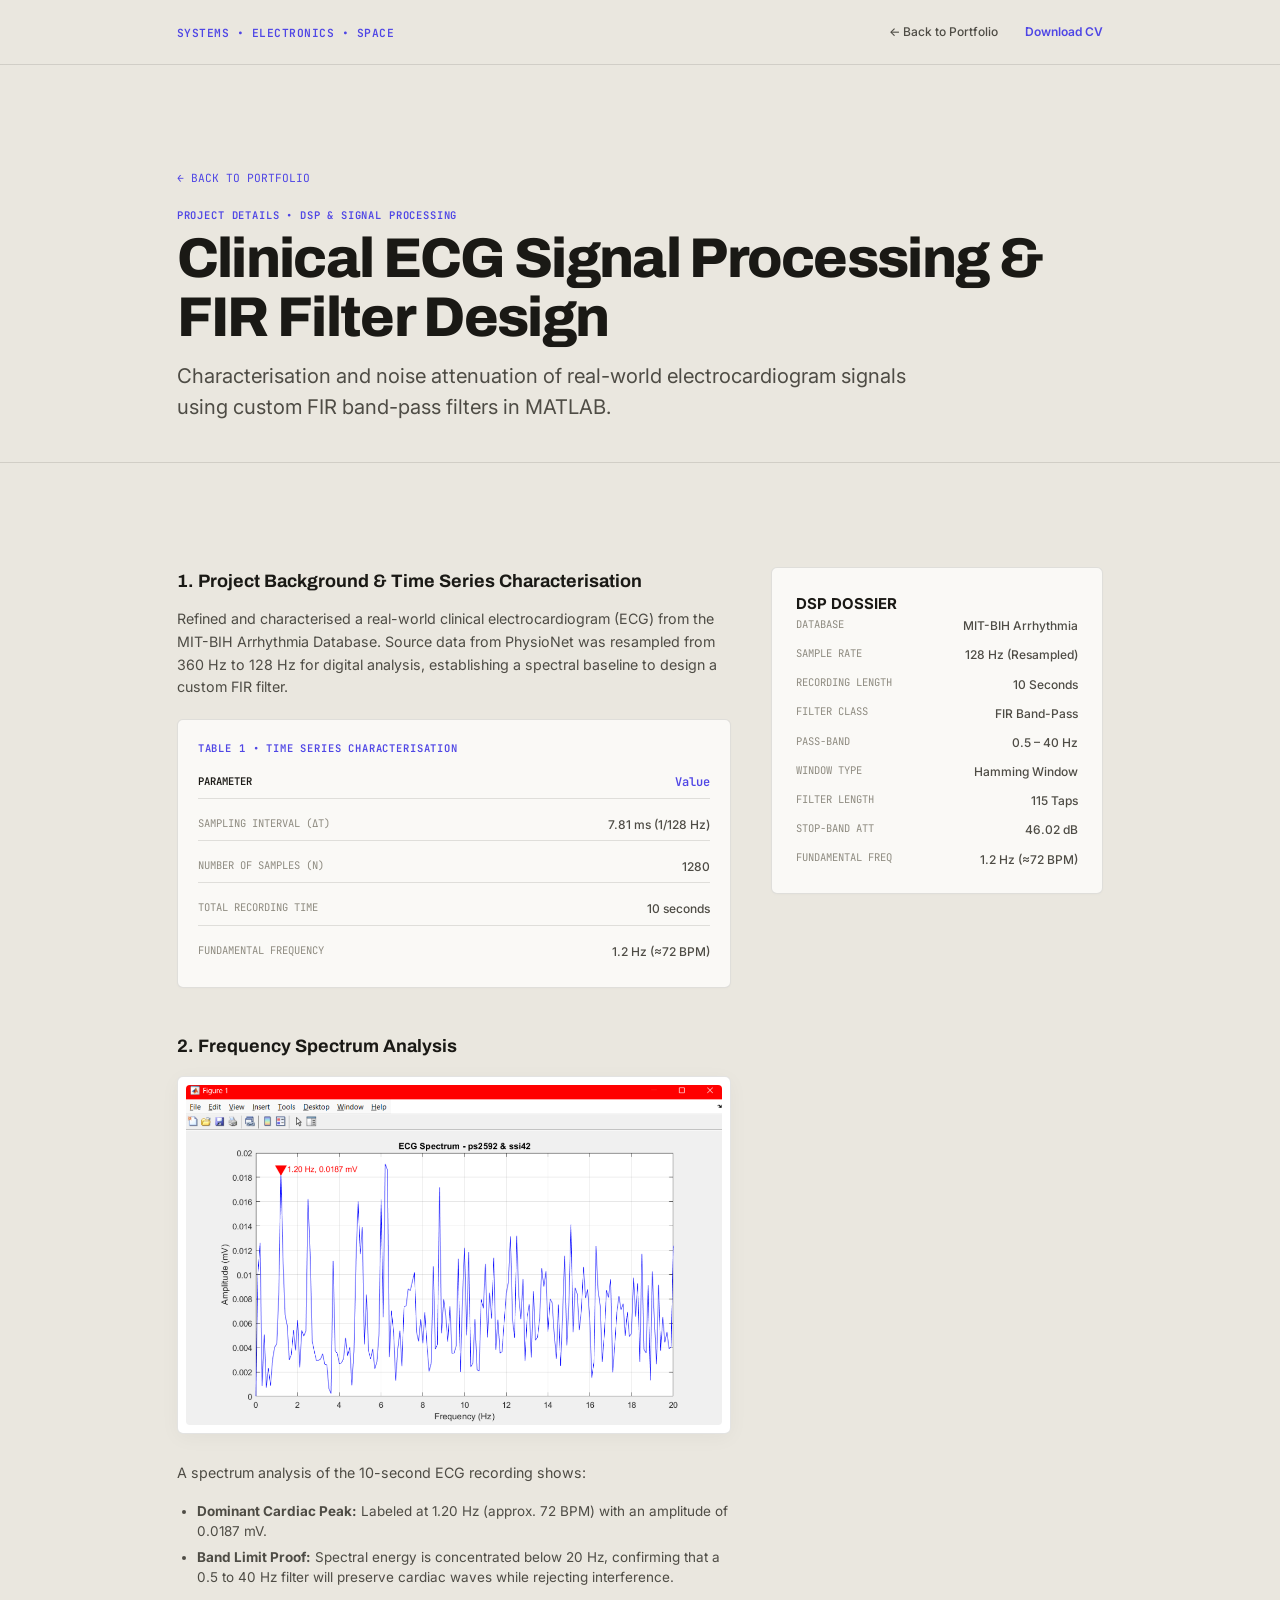
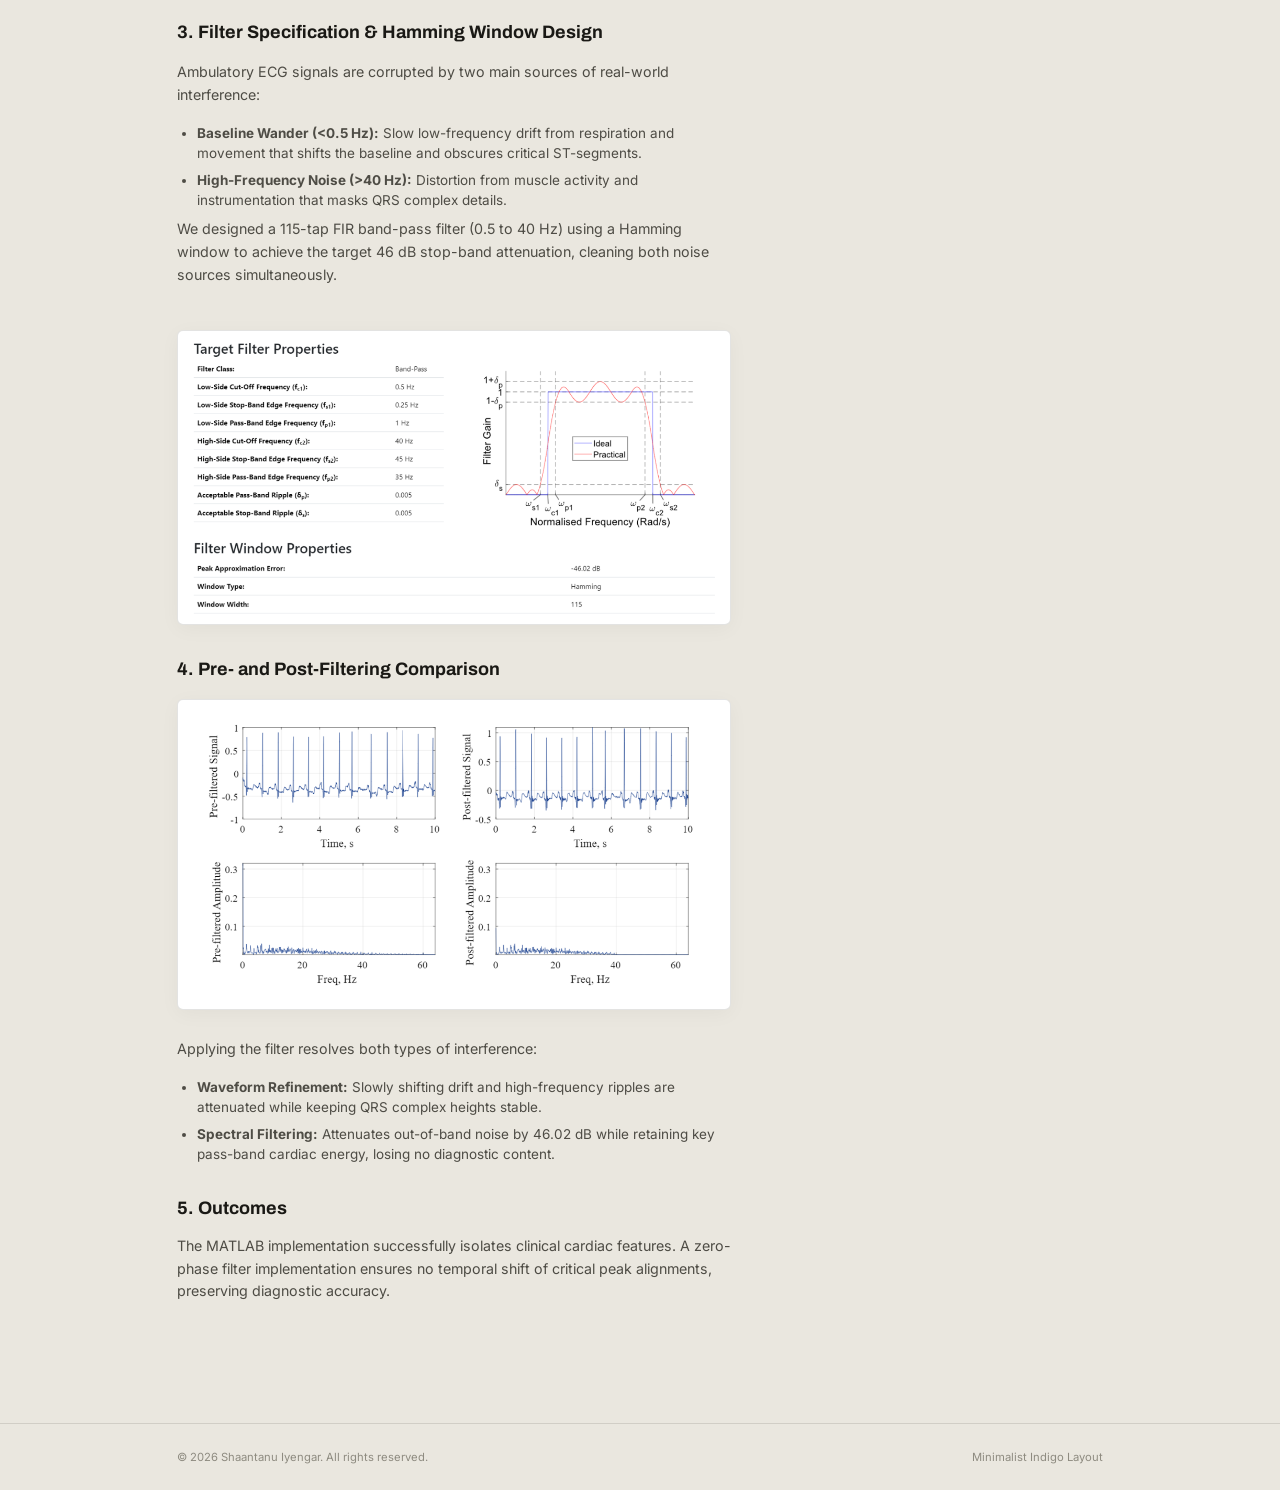
<file: ecg.html>
<!DOCTYPE html>
<html lang="en">
<head>
    <meta charset="UTF-8">
    <meta name="viewport" content="width=device-width, initial-scale=1.0">
    <title>Clinical ECG Signal Processing &amp; FIR Filter Design | Shaantanu Iyengar</title>
    
    <!-- Google Fonts -->
    <link rel="preconnect" href="https://fonts.googleapis.com">
    <link rel="preconnect" href="https://fonts.gstatic.com" crossorigin>
    <link href="https://fonts.googleapis.com/css2?family=Archivo:wght@400;500;600;700;800&family=Inter:wght@300;400;500;600;700&family=JetBrains+Mono:wght@400;500;600&display=swap" rel="stylesheet">
    
    <!-- Shared Stylesheet with Cache Buster -->
    <link rel="stylesheet" href="style.css?v=6">
</head>
<body>

    <!-- Header Navigation -->
    <header class="main-header">
        <div class="header-container">
            <a href="index.html" class="logo-brand">
                <span class="logo-text" style="font-family: var(--font-mono); font-size: 0.75rem; letter-spacing: 0.5px; color: var(--indigo-600); font-weight: 600;">SYSTEMS &bull; ELECTRONICS &bull; SPACE</span>
            </a>
            <nav class="nav-links">
                <a href="index.html" class="nav-item">&larr; Back to Portfolio</a>
                <a href="Shaantanu_Iyengar_CV.pdf" download="Shaantanu_Iyengar_CV.pdf" class="nav-item" style="color: var(--indigo-600); font-weight: 600;">Download CV</a>
            </nav>
        </div>
    </header>

    <!-- Case Study Header -->
    <section class="case-study-header">
        <div class="page-container">
            <a href="index.html" class="back-link">&larr; BACK TO PORTFOLIO</a>
            <span class="mono-label accent-text mb-2" style="display:block;">PROJECT DETAILS &bull; DSP &amp; SIGNAL PROCESSING</span>
            <h1 class="hero-h1 mb-4">Clinical ECG Signal Processing &amp; FIR Filter Design</h1>
            <p class="hero-subtitle">Characterisation and noise attenuation of real-world electrocardiogram signals using custom FIR band-pass filters in MATLAB.</p>
        </div>
    </section>

    <!-- Case Study Content -->
    <section class="section-bleed">
        <div class="page-container">
            <div class="case-study-grid">
                
                <!-- Main Narrative -->
                <div class="case-study-body">
                    
                    <!-- Section 1 -->
                    <section>
                        <h3>1. Project Background &amp; Time Series Characterisation</h3>
                        <p class="body-p">
                            Refined and characterised a real-world clinical electrocardiogram (ECG) from the MIT-BIH Arrhythmia Database. Source data from PhysioNet was resampled from 360 Hz to 128 Hz for digital analysis, establishing a spectral baseline to design a custom FIR filter.
                        </p>
                        
                        <!-- Specifications Table -->
                        <div class="education-card mb-4" style="padding: 20px; margin-top: 20px;">
                            <span class="mono-label accent-text" style="font-size: 0.7rem; display: block; margin-bottom: 10px;">TABLE 1 &bull; TIME SERIES CHARACTERISATION</span>
                            <div class="project-specs" style="border: none; padding: 0;">
                                <div class="spec-row" style="padding: 6px 0; border-bottom: 1px solid var(--border-color);">
                                    <span class="spec-label" style="color: var(--slate-900); font-weight: 600;">Parameter</span>
                                    <span class="spec-val" style="font-family: var(--font-mono); color: var(--indigo-600); font-weight: 600;">Value</span>
                                </div>
                                <div class="spec-row" style="padding: 6px 0; border-bottom: 1px solid var(--border-color);">
                                    <span class="spec-label">Sampling interval (&Delta;t)</span>
                                    <span class="spec-val">7.81 ms (1/128 Hz)</span>
                                </div>
                                <div class="spec-row" style="padding: 6px 0; border-bottom: 1px solid var(--border-color);">
                                    <span class="spec-label">Number of samples (N)</span>
                                    <span class="spec-val">1280</span>
                                </div>
                                <div class="spec-row" style="padding: 6px 0; border-bottom: 1px solid var(--border-color);">
                                    <span class="spec-label">Total recording time</span>
                                    <span class="spec-val">10 seconds</span>
                                </div>
                                <div class="spec-row" style="padding: 6px 0;">
                                    <span class="spec-label">Fundamental frequency</span>
                                    <span class="spec-val">1.2 Hz (&approx;72 BPM)</span>
                                </div>
                            </div>
                        </div>
                    </section>

                    <!-- Section 2 -->
                    <section>
                        <h3>2. Frequency Spectrum Analysis</h3>
                        <div style="display: flex; gap: 28px; align-items: center; margin-top: 15px; flex-wrap: wrap;">
                            <div style="flex: 1.5 1 400px; min-width: 320px;">
                                <div class="zoom-container" style="border: 1px solid var(--border-color); border-radius: 6px; overflow: hidden; background: #ffffff; padding: 8px; box-shadow: 0 4px 20px rgba(0,0,0,0.04);">
                                    <img src="ecg_spectrum.png" alt="ECG Spectrum - ps2592 & ssi42" style="width: 100%; height: auto; display: block; border-radius: 4px; cursor: zoom-in;" onclick="openLightbox('ecg_spectrum.png')">
                                </div>
                            </div>
                            <div style="flex: 1 1 300px; min-width: 280px;">
                                <p class="body-p" style="line-height: 1.6; color: var(--slate-600); font-size: 0.95rem;">
                                    A spectrum analysis of the 10-second ECG recording shows:
                                </p>
                                <ul style="padding-left: 20px; color: var(--slate-600); font-size: 0.9rem; line-height: 1.5; display: flex; flex-direction: column; gap: 6px; margin-top: 8px;">
                                    <li><strong>Dominant Cardiac Peak:</strong> Labeled at 1.20 Hz (approx. 72 BPM) with an amplitude of 0.0187 mV.</li>
                                    <li><strong>Band Limit Proof:</strong> Spectral energy is concentrated below 20 Hz, confirming that a 0.5 to 40 Hz filter will preserve cardiac waves while rejecting interference.</li>
                                </ul>
                            </div>
                        </div>
                    </section>

                    <!-- Section 3 -->
                    <section>
                        <h3>3. Filter Specification &amp; Hamming Window Design</h3>
                        <div style="display: flex; gap: 28px; align-items: center; margin-top: 15px; flex-wrap: wrap;">
                            <div style="flex: 1 1 300px; min-width: 280px;">
                                <p class="body-p" style="line-height: 1.6; color: var(--slate-600); font-size: 0.95rem;">
                                    Ambulatory ECG signals are corrupted by two main sources of real-world interference:
                                </p>
                                <ul style="padding-left: 20px; color: var(--slate-600); font-size: 0.9rem; line-height: 1.5; display: flex; flex-direction: column; gap: 6px; margin-top: 8px; margin-bottom: 8px;">
                                    <li><strong>Baseline Wander (&lt;0.5 Hz):</strong> Slow low-frequency drift from respiration and movement that shifts the baseline and obscures critical ST-segments.</li>
                                    <li><strong>High-Frequency Noise (&gt;40 Hz):</strong> Distortion from muscle activity and instrumentation that masks QRS complex details.</li>
                                </ul>
                                <p class="body-p" style="line-height: 1.6; color: var(--slate-600); font-size: 0.95rem;">
                                    We designed a 115-tap FIR band-pass filter (0.5 to 40 Hz) using a Hamming window to achieve the target 46 dB stop-band attenuation, cleaning both noise sources simultaneously.
                                </p>
                            </div>
                            <div style="flex: 1.5 1 400px; min-width: 320px;">
                                <div class="zoom-container" style="border: 1px solid var(--border-color); border-radius: 6px; overflow: hidden; background: #ffffff; padding: 8px; box-shadow: 0 4px 20px rgba(0,0,0,0.04);">
                                    <img src="ecg_filter.png" alt="Target Filter and Window Properties" style="width: 100%; height: auto; display: block; border-radius: 4px; cursor: zoom-in;" onclick="openLightbox('ecg_filter.png')">
                                </div>
                            </div>
                        </div>
                    </section>

                    <!-- Section 4 -->
                    <section>
                        <h3>4. Pre- and Post-Filtering Comparison</h3>
                        <div style="display: flex; gap: 28px; align-items: center; margin-top: 15px; flex-wrap: wrap;">
                            <div style="flex: 1.5 1 400px; min-width: 320px;">
                                <div class="zoom-container" style="border: 1px solid var(--border-color); border-radius: 6px; overflow: hidden; background: #ffffff; padding: 8px; box-shadow: 0 4px 20px rgba(0,0,0,0.04);">
                                    <img src="ecg_comparison.png" alt="ECG Pre- and Post-filtered comparison" style="width: 100%; height: auto; display: block; border-radius: 4px; cursor: zoom-in;" onclick="openLightbox('ecg_comparison.png')">
                                </div>
                            </div>
                            <div style="flex: 1 1 300px; min-width: 280px;">
                                <p class="body-p" style="line-height: 1.6; color: var(--slate-600); font-size: 0.95rem;">
                                    Applying the filter resolves both types of interference:
                                </p>
                                <ul style="padding-left: 20px; color: var(--slate-600); font-size: 0.9rem; line-height: 1.5; display: flex; flex-direction: column; gap: 6px; margin-top: 8px;">
                                    <li><strong>Waveform Refinement:</strong> Slowly shifting drift and high-frequency ripples are attenuated while keeping QRS complex heights stable.</li>
                                    <li><strong>Spectral Filtering:</strong> Attenuates out-of-band noise by 46.02 dB while retaining key pass-band cardiac energy, losing no diagnostic content.</li>
                                </ul>
                            </div>
                        </div>
                    </section>

                    <!-- Section 5 -->
                    <section>
                        <h3>5. Outcomes</h3>
                        <p class="body-p">
                            The MATLAB implementation successfully isolates clinical cardiac features. A zero-phase filter implementation ensures no temporal shift of critical peak alignments, preserving diagnostic accuracy.
                        </p>
                    </section>
                </div>

                <!-- Sticky Sidebar Spec Sheet -->
                <div class="sidebar-block">
                    <div class="sidebar-card education-card">
                        <h4 class="spec-title">DSP DOSSIER</h4>
                        <div class="project-specs" style="border: none; padding: 0;">
                            <div class="spec-row">
                                <span class="spec-label">DATABASE</span>
                                <span class="spec-val">MIT-BIH Arrhythmia</span>
                            </div>
                            <div class="spec-row">
                                <span class="spec-label">SAMPLE RATE</span>
                                <span class="spec-val">128 Hz (Resampled)</span>
                            </div>
                            <div class="spec-row">
                                <span class="spec-label">RECORDING LENGTH</span>
                                <span class="spec-val">10 Seconds</span>
                            </div>
                            <div class="spec-row">
                                <span class="spec-label">FILTER CLASS</span>
                                <span class="spec-val">FIR Band-Pass</span>
                            </div>
                            <div class="spec-row">
                                <span class="spec-label">PASS-BAND</span>
                                <span class="spec-val">0.5 &ndash; 40 Hz</span>
                            </div>
                            <div class="spec-row">
                                <span class="spec-label">WINDOW TYPE</span>
                                <span class="spec-val">Hamming Window</span>
                            </div>
                            <div class="spec-row">
                                <span class="spec-label">FILTER LENGTH</span>
                                <span class="spec-val">115 Taps</span>
                            </div>
                            <div class="spec-row">
                                <span class="spec-label">STOP-BAND ATT</span>
                                <span class="spec-val">46.02 dB</span>
                            </div>
                            <div class="spec-row">
                                <span class="spec-label">FUNDAMENTAL FREQ</span>
                                <span class="spec-val">1.2 Hz (&approx;72 BPM)</span>
                            </div>
                        </div>
                    </div>
                </div>

            </div>
        </div>
    </section>

    <!-- FULLSCREEN LIGHTBOX MODAL -->
    <div id="lightboxModal" class="lightbox-modal">
        <button id="lightboxClose" class="lightbox-close" aria-label="Close Lightbox">&times;</button>
        <img id="lightboxImage" class="lightbox-content" src="ecg_spectrum.png" alt="Enlarged View">
    </div>

    <!-- Footer -->
    <footer class="main-footer">
        <div class="page-container footer-content">
            <span class="footer-copy">&copy; 2026 Shaantanu Iyengar. All rights reserved.</span>
            <span class="footer-design font-mono">Minimalist Indigo Layout</span>
        </div>
    </footer>

    <!-- INTERACTIVE LIGHTBOX LOGIC -->
    <script>
        document.addEventListener('DOMContentLoaded', () => {
            const lightboxModal = document.getElementById('lightboxModal');
            const lightboxImage = document.getElementById('lightboxImage');
            const lightboxClose = document.getElementById('lightboxClose');

            window.openLightbox = function(imgSrc) {
                lightboxImage.src = imgSrc;
                lightboxModal.classList.add('active');
            };

            lightboxClose.addEventListener('click', () => {
                lightboxModal.classList.remove('active');
            });

            lightboxModal.addEventListener('click', (e) => {
                if (e.target === lightboxModal) {
                    lightboxModal.classList.remove('active');
                }
            });

            document.addEventListener('keydown', (e) => {
                if (e.key === 'Escape') lightboxModal.classList.remove('active');
            });
        });
    </script>

</body>
</html>
</file>
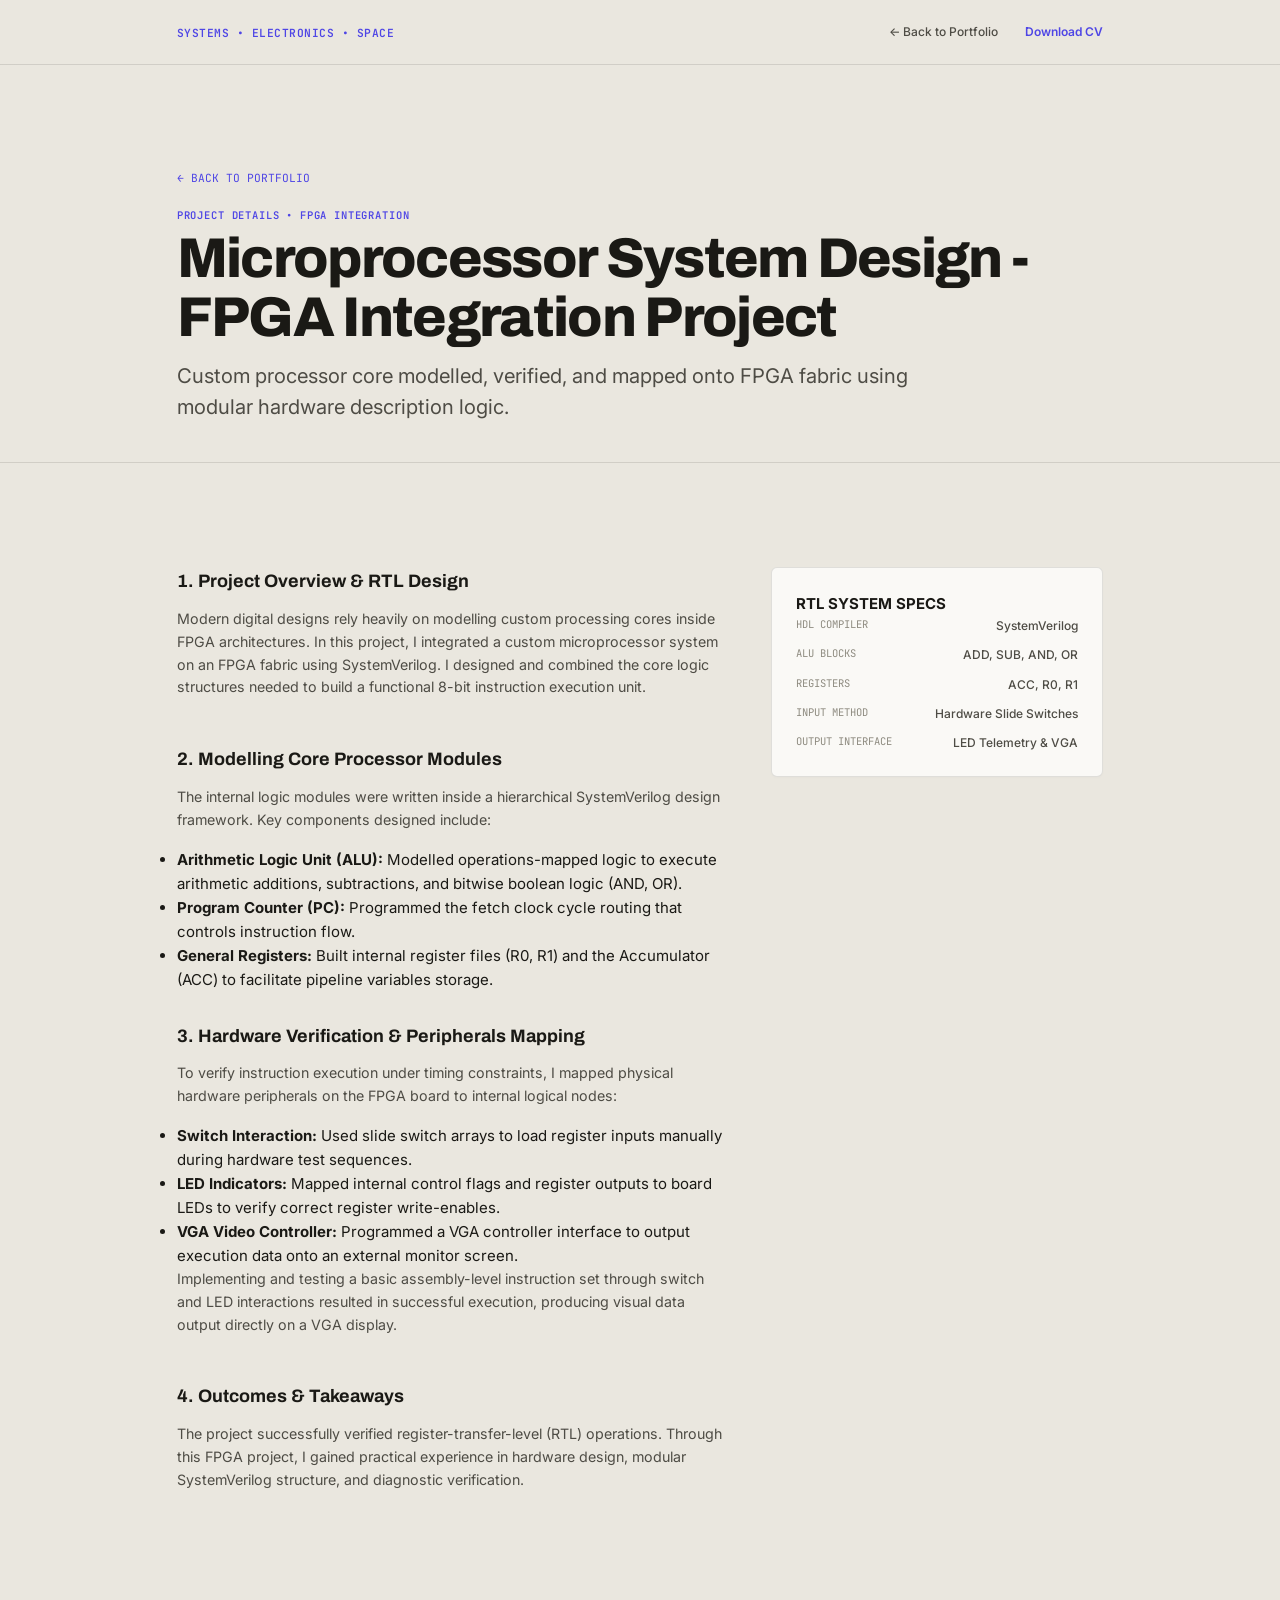
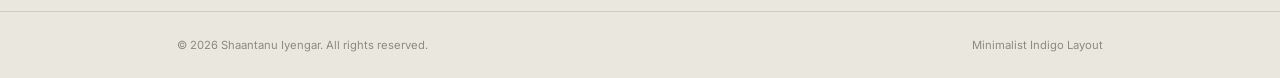
<file: microprocessor.html>
<!DOCTYPE html>
<html lang="en">
<head>
    <meta charset="UTF-8">
    <meta name="viewport" content="width=device-width, initial-scale=1.0">
    <title>Microprocessor System Design - FPGA Integration Project | Shaantanu Iyengar</title>
    
    <!-- Google Fonts -->
    <link rel="preconnect" href="https://fonts.googleapis.com">
    <link rel="preconnect" href="https://fonts.gstatic.com" crossorigin>
    <link href="https://fonts.googleapis.com/css2?family=Archivo:wght@400;500;600;700;800&family=Inter:wght@300;400;500;600;700&family=JetBrains+Mono:wght@400;500;600&display=swap" rel="stylesheet">
    
    <!-- Shared Stylesheet with Cache Buster -->
    <link rel="stylesheet" href="style.css?v=5">
</head>
<body>

    <!-- Header Navigation -->
    <header class="main-header">
        <div class="header-container">
            <a href="index.html" class="logo-brand">
                <span class="logo-text" style="font-family: var(--font-mono); font-size: 0.75rem; letter-spacing: 0.5px; color: var(--indigo-600); font-weight: 600;">SYSTEMS &bull; ELECTRONICS &bull; SPACE</span>
            </a>
            <nav class="nav-links">
                <a href="index.html" class="nav-item">&larr; Back to Portfolio</a>
                <a href="Shaantanu_Iyengar_CV.pdf" download="Shaantanu_Iyengar_CV.pdf" class="nav-item" style="color: var(--indigo-600); font-weight: 600;">Download CV</a>
            </nav>
        </div>
    </header>

    <!-- Case Study Header -->
    <section class="case-study-header">
        <div class="page-container">
            <a href="index.html" class="back-link">&larr; BACK TO PORTFOLIO</a>
            <span class="mono-label accent-text mb-2" style="display:block;">PROJECT DETAILS &bull; FPGA INTEGRATION</span>
            <h1 class="hero-h1 mb-4">Microprocessor System Design - FPGA Integration Project</h1>
            <p class="hero-subtitle">Custom processor core modelled, verified, and mapped onto FPGA fabric using modular hardware description logic.</p>
        </div>
    </section>

    <!-- Case Study Content -->
    <section class="section-bleed">
        <div class="page-container">
            <div class="case-study-grid">
                
                <!-- Main Narrative -->
                <div class="case-study-body">
                    <section>
                        <h3>1. Project Overview &amp; RTL Design</h3>
                        <p class="body-p">
                            Modern digital designs rely heavily on modelling custom processing cores inside FPGA architectures. In this project, I integrated a custom microprocessor system on an FPGA fabric using SystemVerilog. I designed and combined the core logic structures needed to build a functional 8-bit instruction execution unit.
                        </p>
                    </section>

                    <section>
                        <h3>2. Modelling Core Processor Modules</h3>
                        <p class="body-p">
                            The internal logic modules were written inside a hierarchical SystemVerilog design framework. Key components designed include:
                        </p>
                        <ul class="bullet-list">
                            <li class="bullet-item"><strong>Arithmetic Logic Unit (ALU):</strong> Modelled operations-mapped logic to execute arithmetic additions, subtractions, and bitwise boolean logic (AND, OR).</li>
                            <li class="bullet-item"><strong>Program Counter (PC):</strong> Programmed the fetch clock cycle routing that controls instruction flow.</li>
                            <li class="bullet-item"><strong>General Registers:</strong> Built internal register files (R0, R1) and the Accumulator (ACC) to facilitate pipeline variables storage.</li>
                        </ul>
                    </section>

                    <section>
                        <h3>3. Hardware Verification &amp; Peripherals Mapping</h3>
                        <p class="body-p">
                            To verify instruction execution under timing constraints, I mapped physical hardware peripherals on the FPGA board to internal logical nodes:
                        </p>
                        <ul class="bullet-list">
                            <li class="bullet-item"><strong>Switch Interaction:</strong> Used slide switch arrays to load register inputs manually during hardware test sequences.</li>
                            <li class="bullet-item"><strong>LED Indicators:</strong> Mapped internal control flags and register outputs to board LEDs to verify correct register write-enables.</li>
                            <li class="bullet-item"><strong>VGA Video Controller:</strong> Programmed a VGA controller interface to output execution data onto an external monitor screen.</li>
                        </ul>
                        <p class="body-p">
                            Implementing and testing a basic assembly-level instruction set through switch and LED interactions resulted in successful execution, producing visual data output directly on a VGA display.
                        </p>
                    </section>

                    <section>
                        <h3>4. Outcomes &amp; Takeaways</h3>
                        <p class="body-p">
                            The project successfully verified register-transfer-level (RTL) operations. Through this FPGA project, I gained practical experience in hardware design, modular SystemVerilog structure, and diagnostic verification.
                        </p>
                    </section>
                </div>

                <!-- Sticky Sidebar Spec Sheet -->
                <div class="sidebar-block">
                    <div class="sidebar-card education-card">
                        <h4 class="spec-title">RTL SYSTEM SPECS</h4>
                        <div class="project-specs" style="border: none; padding: 0;">
                            <div class="spec-row">
                                <span class="spec-label">HDL COMPILER</span>
                                <span class="spec-val">SystemVerilog</span>
                            </div>
                            <div class="spec-row">
                                <span class="spec-label">ALU BLOCKS</span>
                                <span class="spec-val">ADD, SUB, AND, OR</span>
                            </div>
                            <div class="spec-row">
                                <span class="spec-label">REGISTERS</span>
                                <span class="spec-val">ACC, R0, R1</span>
                            </div>
                            <div class="spec-row">
                                <span class="spec-label">INPUT METHOD</span>
                                <span class="spec-val">Hardware Slide Switches</span>
                            </div>
                            <div class="spec-row">
                                <span class="spec-label">OUTPUT INTERFACE</span>
                                <span class="spec-val">LED Telemetry &amp; VGA</span>
                            </div>
                        </div>
                    </div>
                </div>

            </div>
        </div>
    </section>

    <!-- Footer -->
    <footer class="main-footer">
        <div class="page-container footer-content">
            <span class="footer-copy">&copy; 2026 Shaantanu Iyengar. All rights reserved.</span>
            <span class="footer-design font-mono">Minimalist Indigo Layout</span>
        </div>
    </footer>

</body>
</html>
</file>
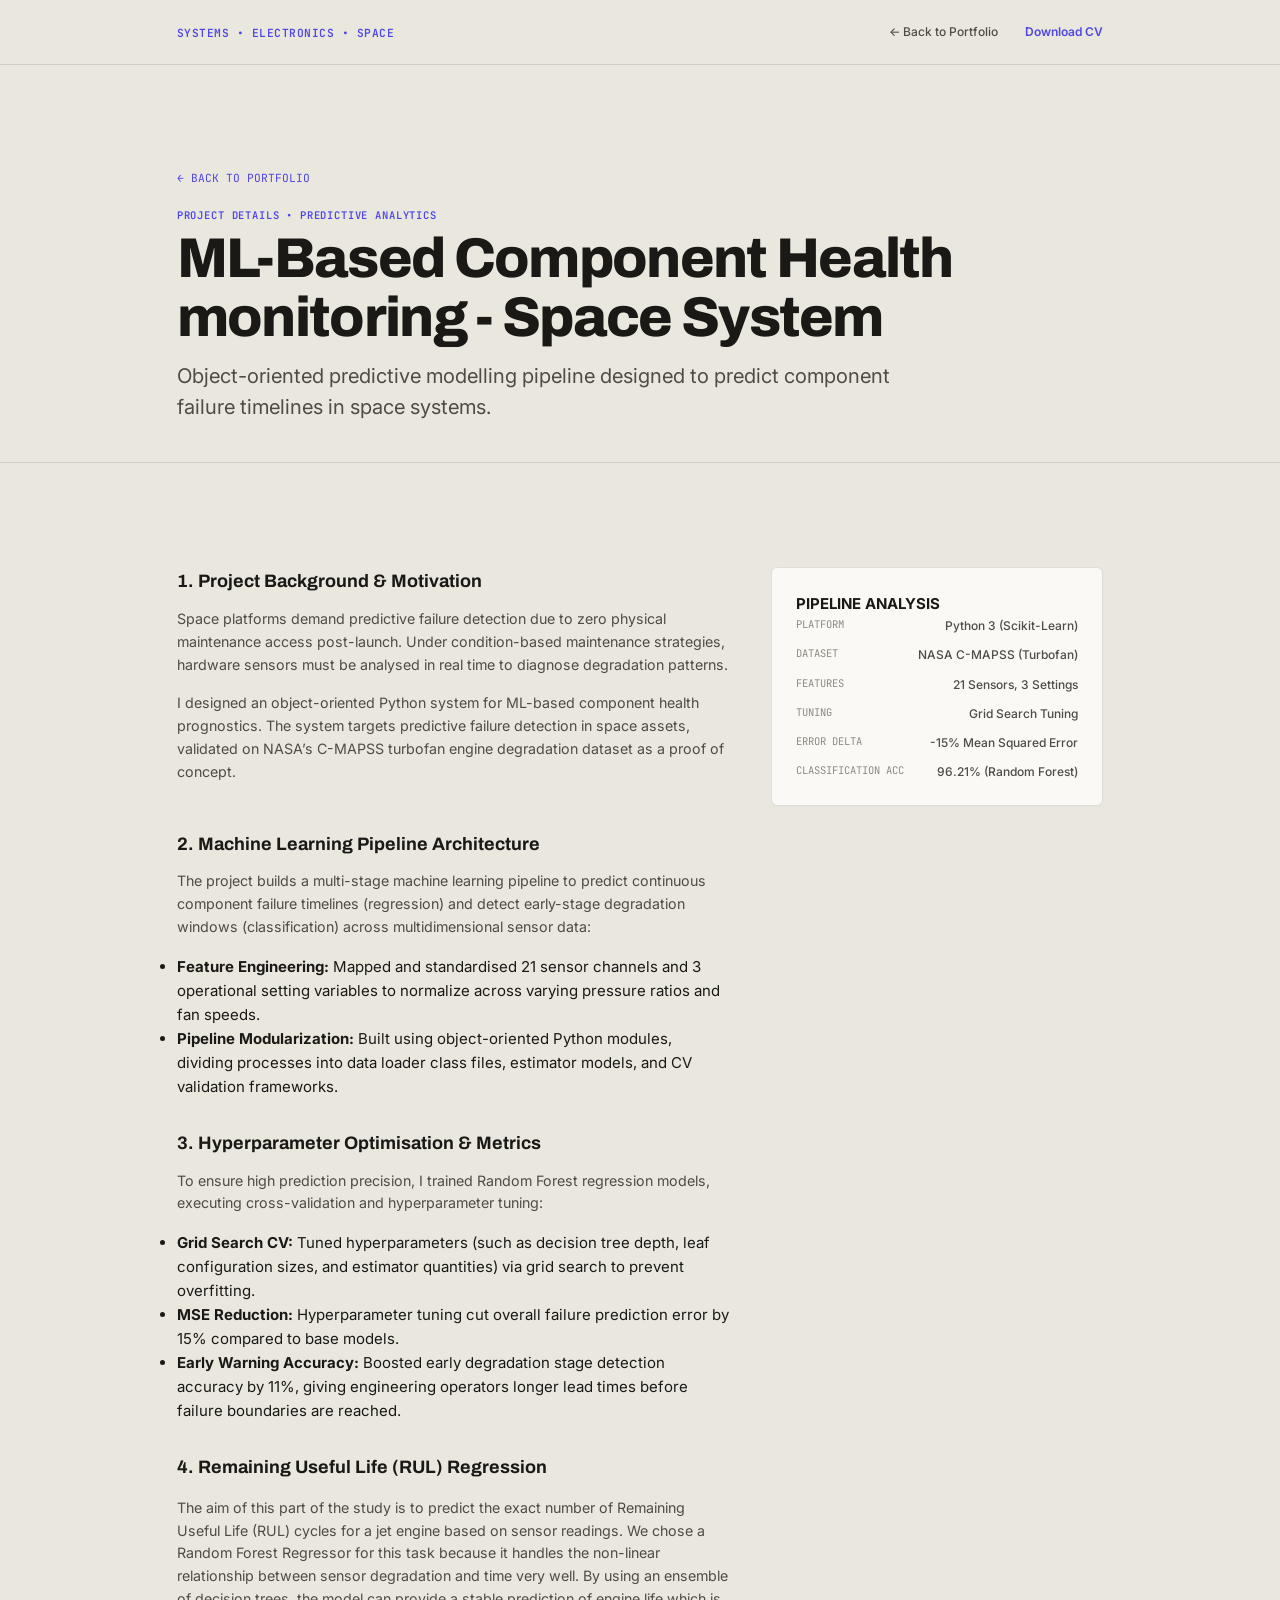
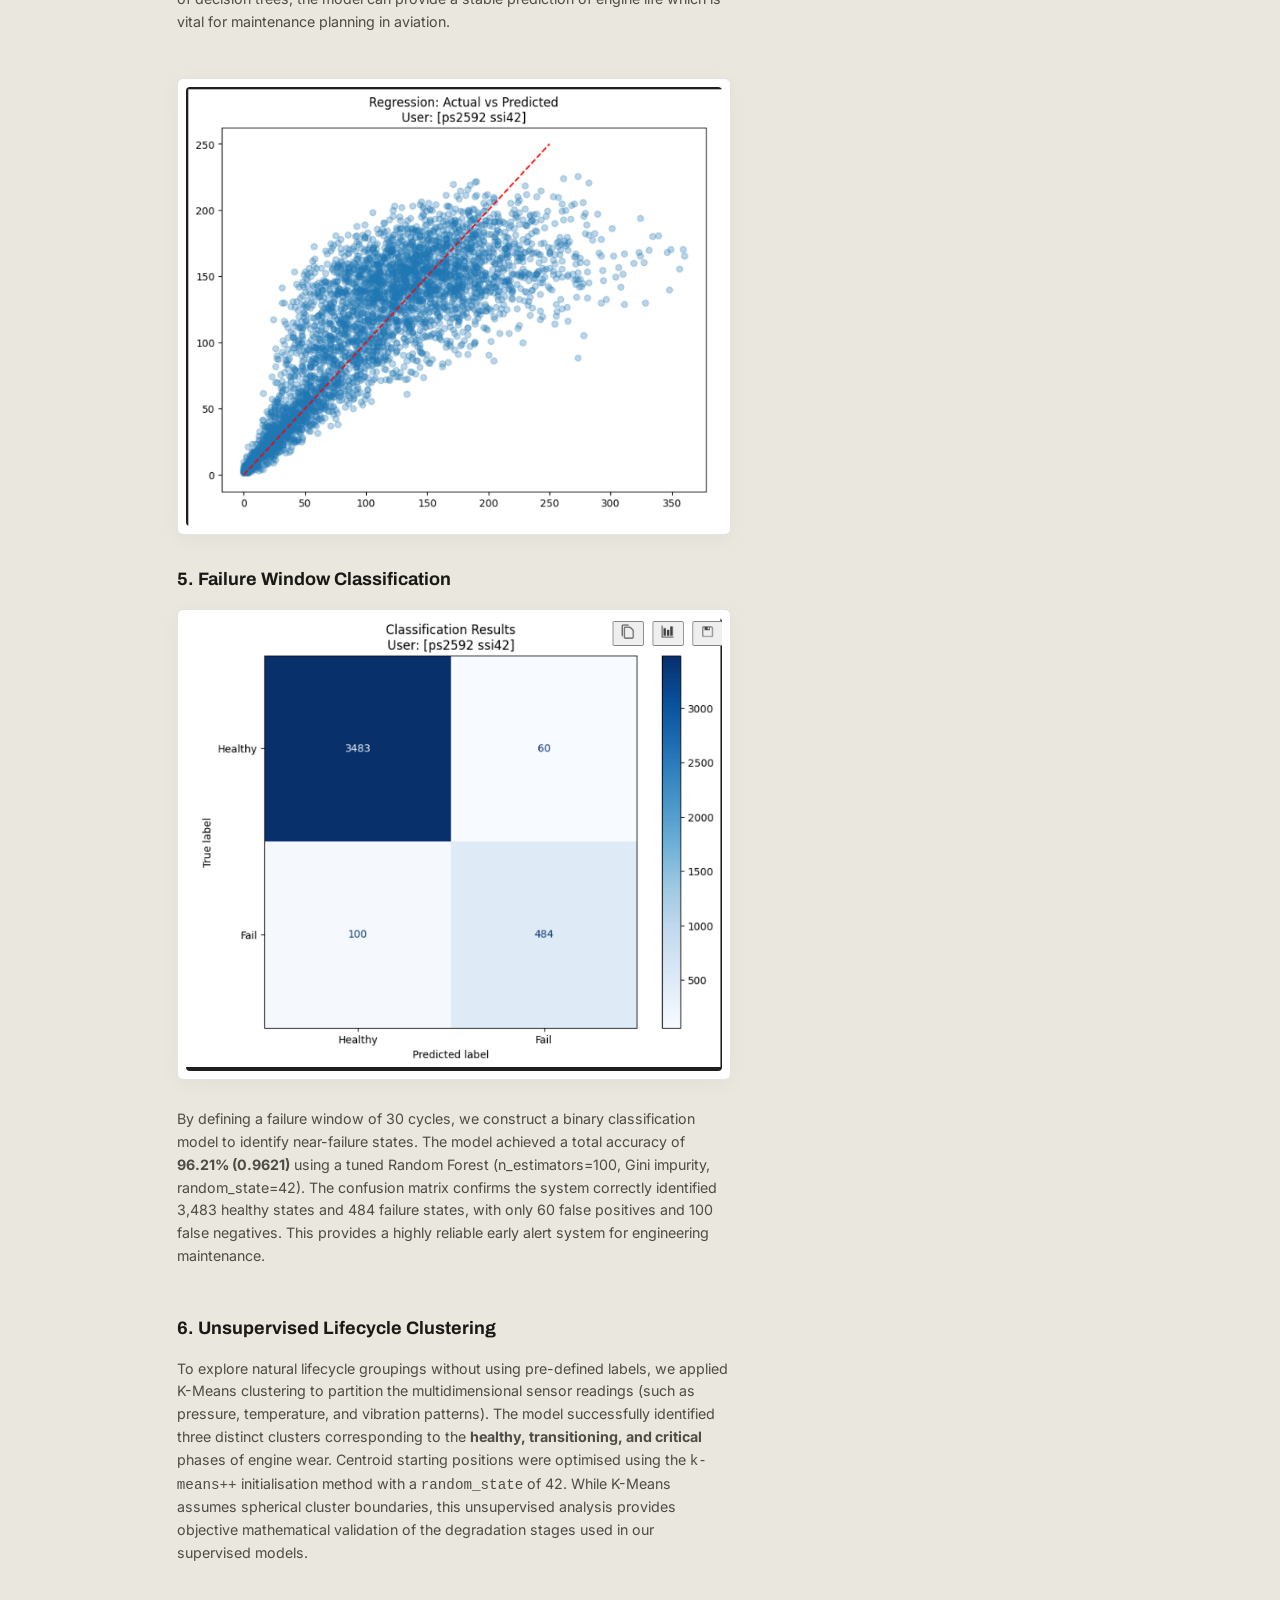
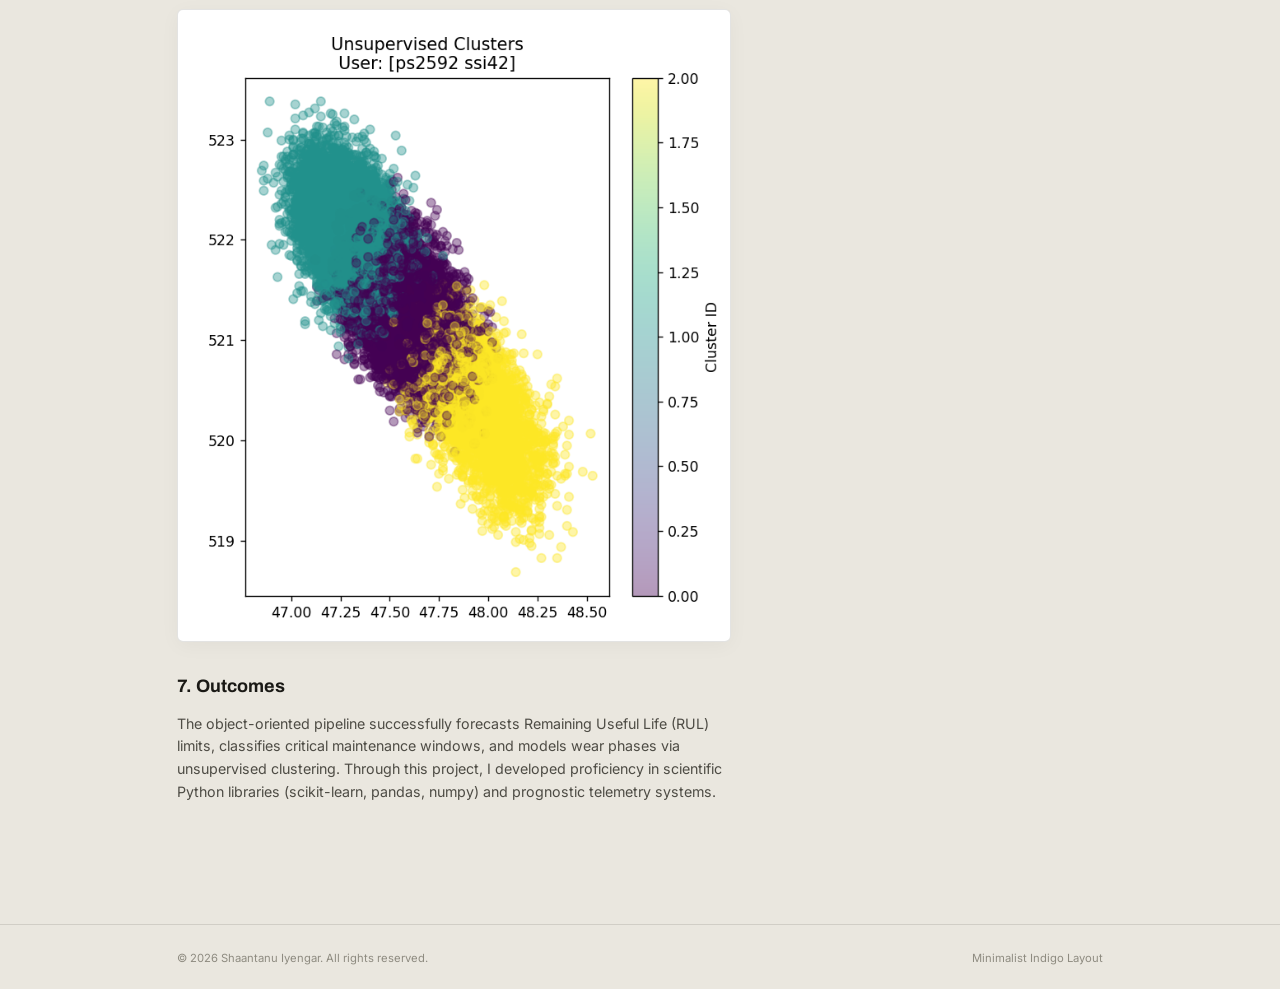
<file: prognostics.html>
<!DOCTYPE html>
<html lang="en">
<head>
    <meta charset="UTF-8">
    <meta name="viewport" content="width=device-width, initial-scale=1.0">
    <title>ML-Based Component Health monitoring - Space System | Shaantanu Iyengar</title>
    
    <!-- Google Fonts -->
    <link rel="preconnect" href="https://fonts.googleapis.com">
    <link rel="preconnect" href="https://fonts.gstatic.com" crossorigin>
    <link href="https://fonts.googleapis.com/css2?family=Archivo:wght@400;500;600;700;800&family=Inter:wght@300;400;500;600;700&family=JetBrains+Mono:wght@400;500;600&display=swap" rel="stylesheet">
    
    <!-- Shared Stylesheet with Cache Buster -->
    <link rel="stylesheet" href="style.css?v=5">
</head>
<body>

    <!-- Header Navigation -->
    <header class="main-header">
        <div class="header-container">
            <a href="index.html" class="logo-brand">
                <span class="logo-text" style="font-family: var(--font-mono); font-size: 0.75rem; letter-spacing: 0.5px; color: var(--indigo-600); font-weight: 600;">SYSTEMS &bull; ELECTRONICS &bull; SPACE</span>
            </a>
            <nav class="nav-links">
                <a href="index.html" class="nav-item">&larr; Back to Portfolio</a>
                <a href="Shaantanu_Iyengar_CV.pdf" download="Shaantanu_Iyengar_CV.pdf" class="nav-item" style="color: var(--indigo-600); font-weight: 600;">Download CV</a>
            </nav>
        </div>
    </header>

    <!-- Case Study Header -->
    <section class="case-study-header">
        <div class="page-container">
            <a href="index.html" class="back-link">&larr; BACK TO PORTFOLIO</a>
            <span class="mono-label accent-text mb-2" style="display:block;">PROJECT DETAILS &bull; PREDICTIVE ANALYTICS</span>
            <h1 class="hero-h1 mb-4">ML-Based Component Health monitoring - Space System</h1>
            <p class="hero-subtitle">Object-oriented predictive modelling pipeline designed to predict component failure timelines in space systems.</p>
        </div>
    </section>

    <!-- Case Study Content -->
    <section class="section-bleed">
        <div class="page-container">
            <div class="case-study-grid">
                
                <!-- Main Narrative -->
                <div class="case-study-body">
                    <section>
                        <h3>1. Project Background &amp; Motivation</h3>
                        <p class="body-p">
                            Space platforms demand predictive failure detection due to zero physical maintenance access post-launch. Under condition-based maintenance strategies, hardware sensors must be analysed in real time to diagnose degradation patterns.
                        </p>
                        <p class="body-p">
                            I designed an object-oriented Python system for ML-based component health prognostics. The system targets predictive failure detection in space assets, validated on NASA’s C-MAPSS turbofan engine degradation dataset as a proof of concept.
                        </p>
                    </section>

                    <section>
                        <h3>2. Machine Learning Pipeline Architecture</h3>
                        <p class="body-p">
                            The project builds a multi-stage machine learning pipeline to predict continuous component failure timelines (regression) and detect early-stage degradation windows (classification) across multidimensional sensor data:
                        </p>
                        <ul class="bullet-list">
                            <li class="bullet-item"><strong>Feature Engineering:</strong> Mapped and standardised 21 sensor channels and 3 operational setting variables to normalize across varying pressure ratios and fan speeds.</li>
                            <li class="bullet-item"><strong>Pipeline Modularization:</strong> Built using object-oriented Python modules, dividing processes into data loader class files, estimator models, and CV validation frameworks.</li>
                        </ul>
                    </section>

                    <section>
                        <h3>3. Hyperparameter Optimisation &amp; Metrics</h3>
                        <p class="body-p">
                            To ensure high prediction precision, I trained Random Forest regression models, executing cross-validation and hyperparameter tuning:
                        </p>
                        <ul class="bullet-list">
                            <li class="bullet-item"><strong>Grid Search CV:</strong> Tuned hyperparameters (such as decision tree depth, leaf configuration sizes, and estimator quantities) via grid search to prevent overfitting.</li>
                            <li class="bullet-item"><strong>MSE Reduction:</strong> Hyperparameter tuning cut overall failure prediction error by <span class="highlight">15%</span> compared to base models.</li>
                            <li class="bullet-item"><strong>Early Warning Accuracy:</strong> Boosted early degradation stage detection accuracy by <span class="highlight">11%</span>, giving engineering operators longer lead times before failure boundaries are reached.</li>
                        </ul>
                    </section>

                    <section>
                        <h3>4. Remaining Useful Life (RUL) Regression</h3>
                        <div class="regression-split" style="display: flex; gap: 28px; align-items: center; margin-top: 15px; flex-wrap: wrap;">
                            <div style="flex: 1 1 300px; min-width: 280px;">
                                <p class="body-p" style="line-height: 1.6; color: var(--slate-600); font-size: 0.95rem;">
                                    The aim of this part of the study is to predict the exact number of Remaining Useful Life (RUL) cycles for a jet engine based on sensor readings. We chose a Random Forest Regressor for this task because it handles the non-linear relationship between sensor degradation and time very well. By using an ensemble of decision trees, the model can provide a stable prediction of engine life which is vital for maintenance planning in aviation.
                                </p>
                            </div>
                            <div style="flex: 1.5 1 400px; min-width: 320px;">
                                <div class="zoom-container" style="border: 1px solid var(--border-color); border-radius: 6px; overflow: hidden; background: #ffffff; padding: 8px; box-shadow: 0 4px 20px rgba(0,0,0,0.04); transition: border-color 0.25s ease;">
                                    <img src="regression_plot.png" alt="Regression: Actual vs Predicted" style="width: 100%; height: auto; display: block; border-radius: 4px; cursor: zoom-in; transition: transform 0.25s ease;" onclick="openLightbox('regression_plot.png')" class="zoomable-img">
                                </div>
                            </div>
                        </div>
                    </section>

                    <section>
                        <h3>5. Failure Window Classification</h3>
                        <div class="classification-split" style="display: flex; gap: 28px; align-items: center; margin-top: 15px; flex-wrap: wrap;">
                            <div style="flex: 1.5 1 400px; min-width: 320px;">
                                <div class="zoom-container" style="border: 1px solid var(--border-color); border-radius: 6px; overflow: hidden; background: #ffffff; padding: 8px; box-shadow: 0 4px 20px rgba(0,0,0,0.04); transition: border-color 0.25s ease;">
                                    <img src="classification_plot.png" alt="Classification Results Confusion Matrix" style="width: 100%; height: auto; display: block; border-radius: 4px; cursor: zoom-in; transition: transform 0.25s ease;" onclick="openLightbox('classification_plot.png')" class="zoomable-img">
                                </div>
                            </div>
                            <div style="flex: 1 1 300px; min-width: 280px;">
                                <p class="body-p" style="line-height: 1.6; color: var(--slate-600); font-size: 0.95rem;">
                                    By defining a failure window of 30 cycles, we construct a binary classification model to identify near-failure states. The model achieved a total accuracy of <strong>96.21% (0.9621)</strong> using a tuned Random Forest (n_estimators=100, Gini impurity, random_state=42). The confusion matrix confirms the system correctly identified 3,483 healthy states and 484 failure states, with only 60 false positives and 100 false negatives. This provides a highly reliable early alert system for engineering maintenance.
                                </p>
                            </div>
                        </div>
                    </section>

                    <section>
                        <h3>6. Unsupervised Lifecycle Clustering</h3>
                        <div class="unsupervised-split" style="display: flex; gap: 28px; align-items: center; margin-top: 15px; flex-wrap: wrap;">
                            <div style="flex: 1 1 300px; min-width: 280px;">
                                <p class="body-p" style="line-height: 1.6; color: var(--slate-600); font-size: 0.95rem;">
                                    To explore natural lifecycle groupings without using pre-defined labels, we applied K-Means clustering to partition the multidimensional sensor readings (such as pressure, temperature, and vibration patterns). The model successfully identified three distinct clusters corresponding to the <strong>healthy, transitioning, and critical</strong> phases of engine wear. Centroid starting positions were optimised using the <code>k-means++</code> initialisation method with a <code>random_state</code> of 42. While K-Means assumes spherical cluster boundaries, this unsupervised analysis provides objective mathematical validation of the degradation stages used in our supervised models.
                                </p>
                            </div>
                            <div style="flex: 1.5 1 400px; min-width: 320px;">
                                <div class="zoom-container" style="border: 1px solid var(--border-color); border-radius: 6px; overflow: hidden; background: #ffffff; padding: 8px; box-shadow: 0 4px 20px rgba(0,0,0,0.04); transition: border-color 0.25s ease;">
                                    <img src="unsupervised_plot.png" alt="Unsupervised K-Means Clusters" style="width: 100%; height: auto; display: block; border-radius: 4px; cursor: zoom-in; transition: transform 0.25s ease;" onclick="openLightbox('unsupervised_plot.png')" class="zoomable-img">
                                </div>
                            </div>
                        </div>
                    </section>

                    <section>
                        <h3>7. Outcomes</h3>
                        <p class="body-p">
                            The object-oriented pipeline successfully forecasts Remaining Useful Life (RUL) limits, classifies critical maintenance windows, and models wear phases via unsupervised clustering. Through this project, I developed proficiency in scientific Python libraries (scikit-learn, pandas, numpy) and prognostic telemetry systems.
                        </p>
                    </section>
                </div>

                <!-- Sticky Sidebar Spec Sheet -->
                <div class="sidebar-block">
                    <div class="sidebar-card education-card">
                        <h4 class="spec-title">PIPELINE ANALYSIS</h4>
                        <div class="project-specs" style="border: none; padding: 0;">
                            <div class="spec-row">
                                <span class="spec-label">PLATFORM</span>
                                <span class="spec-val">Python 3 (Scikit-Learn)</span>
                            </div>
                            <div class="spec-row">
                                <span class="spec-label">DATASET</span>
                                <span class="spec-val">NASA C-MAPSS (Turbofan)</span>
                            </div>
                            <div class="spec-row">
                                <span class="spec-label">FEATURES</span>
                                <span class="spec-val">21 Sensors, 3 Settings</span>
                            </div>
                            <div class="spec-row">
                                <span class="spec-label">TUNING</span>
                                <span class="spec-val">Grid Search Tuning</span>
                            </div>
                            <div class="spec-row">
                                <span class="spec-label">ERROR DELTA</span>
                                <span class="spec-val">-15% Mean Squared Error</span>
                            </div>
                            <div class="spec-row">
                                <span class="spec-label">CLASSIFICATION ACC</span>
                                <span class="spec-val">96.21% (Random Forest)</span>
                            </div>
                        </div>
                    </div>
                </div>

            </div>
        </div>
    </section>

    <!-- FULLSCREEN LIGHTBOX MODAL -->
    <div id="lightboxModal" class="lightbox-modal">
        <button id="lightboxClose" class="lightbox-close" aria-label="Close Lightbox">&times;</button>
        <img id="lightboxImage" class="lightbox-content" src="regression_plot.png" alt="Enlarged View">
    </div>

    <!-- Footer -->
    <footer class="main-footer">
        <div class="page-container footer-content">
            <span class="footer-copy">&copy; 2026 Shaantanu Iyengar. All rights reserved.</span>
            <span class="footer-design font-mono">Minimalist Indigo Layout</span>
        </div>
    </footer>

    <!-- INTERACTIVE LIGHTBOX LOGIC -->
    <script>
        document.addEventListener('DOMContentLoaded', () => {
            const lightboxModal = document.getElementById('lightboxModal');
            const lightboxImage = document.getElementById('lightboxImage');
            const lightboxClose = document.getElementById('lightboxClose');

            window.openLightbox = function(imgSrc) {
                lightboxImage.src = imgSrc;
                lightboxModal.classList.add('active');
            };

            lightboxClose.addEventListener('click', () => {
                lightboxModal.classList.remove('active');
            });

            lightboxModal.addEventListener('click', (e) => {
                if (e.target === lightboxModal) {
                    lightboxModal.classList.remove('active');
                }
            });

            document.addEventListener('keydown', (e) => {
                if (e.key === 'Escape') lightboxModal.classList.remove('active');
            });
        });
    </script>

</body>
</html>
</file>
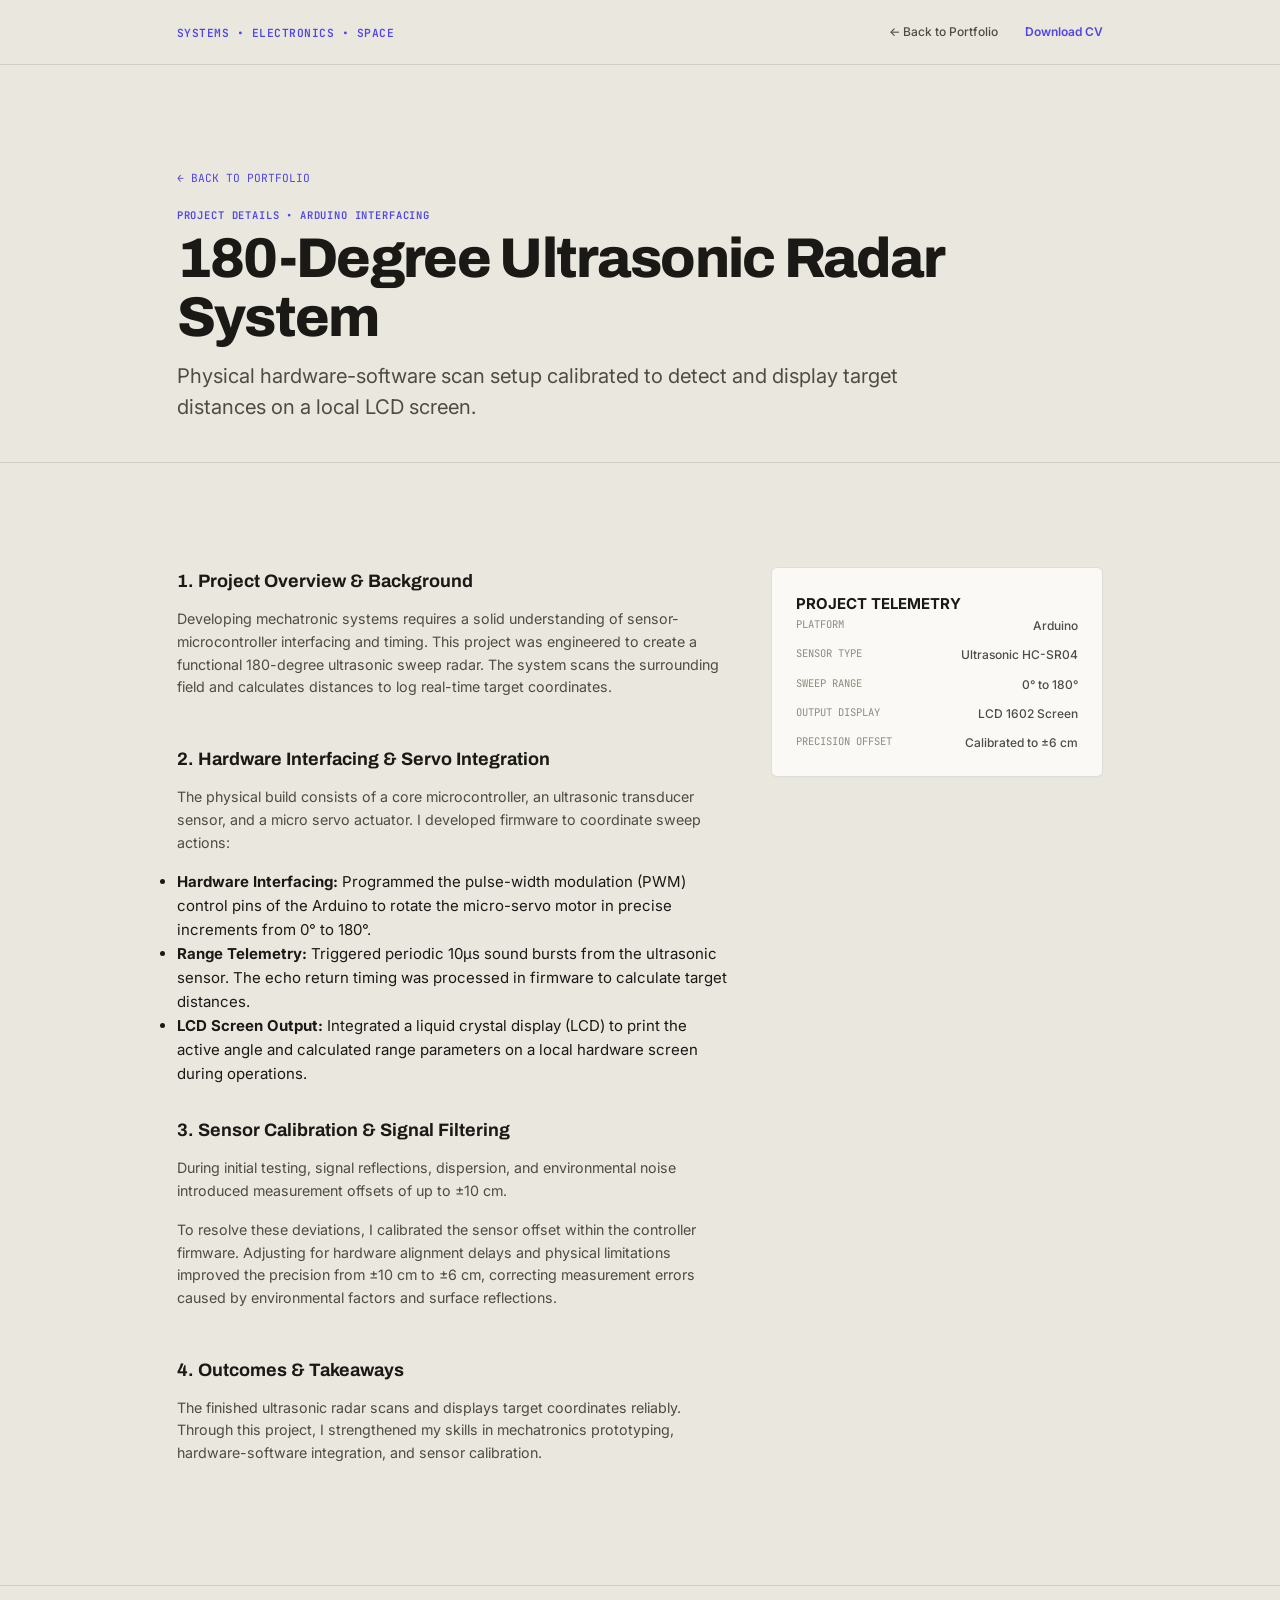
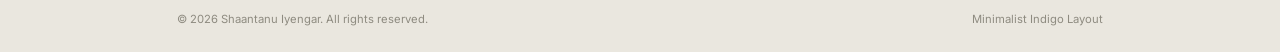
<file: radar.html>
<!DOCTYPE html>
<html lang="en">
<head>
    <meta charset="UTF-8">
    <meta name="viewport" content="width=device-width, initial-scale=1.0">
    <title>180-Degree Ultrasonic Radar System | Shaantanu Iyengar</title>
    
    <!-- Google Fonts -->
    <link rel="preconnect" href="https://fonts.googleapis.com">
    <link rel="preconnect" href="https://fonts.gstatic.com" crossorigin>
    <link href="https://fonts.googleapis.com/css2?family=Archivo:wght@400;500;600;700;800&family=Inter:wght@300;400;500;600;700&family=JetBrains+Mono:wght@400;500;600&display=swap" rel="stylesheet">
    
    <!-- Shared Stylesheet with Cache Buster -->
    <link rel="stylesheet" href="style.css?v=5">
</head>
<body>

    <!-- Header Navigation -->
    <header class="main-header">
        <div class="header-container">
            <a href="index.html" class="logo-brand">
                <span class="logo-text" style="font-family: var(--font-mono); font-size: 0.75rem; letter-spacing: 0.5px; color: var(--indigo-600); font-weight: 600;">SYSTEMS &bull; ELECTRONICS &bull; SPACE</span>
            </a>
            <nav class="nav-links">
                <a href="index.html" class="nav-item">&larr; Back to Portfolio</a>
                <a href="Shaantanu_Iyengar_CV.pdf" download="Shaantanu_Iyengar_CV.pdf" class="nav-item" style="color: var(--indigo-600); font-weight: 600;">Download CV</a>
            </nav>
        </div>
    </header>

    <!-- Case Study Header -->
    <section class="case-study-header">
        <div class="page-container">
            <a href="index.html" class="back-link">&larr; BACK TO PORTFOLIO</a>
            <span class="mono-label accent-text mb-2" style="display:block;">PROJECT DETAILS &bull; ARDUINO INTERFACING</span>
            <h1 class="hero-h1 mb-4">180-Degree Ultrasonic Radar System</h1>
            <p class="hero-subtitle">Physical hardware-software scan setup calibrated to detect and display target distances on a local LCD screen.</p>
        </div>
    </section>

    <!-- Case Study Content -->
    <section class="section-bleed">
        <div class="page-container">
            <div class="case-study-grid">
                
                <!-- Main Narrative -->
                <div class="case-study-body">
                    <section>
                        <h3>1. Project Overview &amp; Background</h3>
                        <p class="body-p">
                            Developing mechatronic systems requires a solid understanding of sensor-microcontroller interfacing and timing. This project was engineered to create a functional 180-degree ultrasonic sweep radar. The system scans the surrounding field and calculates distances to log real-time target coordinates.
                        </p>
                    </section>

                    <section>
                        <h3>2. Hardware Interfacing &amp; Servo Integration</h3>
                        <p class="body-p">
                            The physical build consists of a core microcontroller, an ultrasonic transducer sensor, and a micro servo actuator. I developed firmware to coordinate sweep actions:
                        </p>
                        <ul class="bullet-list">
                            <li class="bullet-item"><strong>Hardware Interfacing:</strong> Programmed the pulse-width modulation (PWM) control pins of the Arduino to rotate the micro-servo motor in precise increments from 0° to 180°.</li>
                            <li class="bullet-item"><strong>Range Telemetry:</strong> Triggered periodic 10μs sound bursts from the ultrasonic sensor. The echo return timing was processed in firmware to calculate target distances.</li>
                            <li class="bullet-item"><strong>LCD Screen Output:</strong> Integrated a liquid crystal display (LCD) to print the active angle and calculated range parameters on a local hardware screen during operations.</li>
                        </ul>
                    </section>

                    <section>
                        <h3>3. Sensor Calibration &amp; Signal Filtering</h3>
                        <p class="body-p">
                            During initial testing, signal reflections, dispersion, and environmental noise introduced measurement offsets of up to &plusmn;10 cm. 
                        </p>
                        <p class="body-p">
                            To resolve these deviations, I calibrated the sensor offset within the controller firmware. Adjusting for hardware alignment delays and physical limitations improved the precision from <span class="highlight">&plusmn;10 cm to &plusmn;6 cm</span>, correcting measurement errors caused by environmental factors and surface reflections.
                        </p>
                    </section>

                    <section>
                        <h3>4. Outcomes &amp; Takeaways</h3>
                        <p class="body-p">
                            The finished ultrasonic radar scans and displays target coordinates reliably. Through this project, I strengthened my skills in mechatronics prototyping, hardware-software integration, and sensor calibration.
                        </p>
                    </section>
                </div>

                <!-- Sticky Sidebar Spec Sheet -->
                <div class="sidebar-block">
                    <div class="sidebar-card education-card">
                        <h4 class="spec-title">PROJECT TELEMETRY</h4>
                        <div class="project-specs" style="border: none; padding: 0;">
                            <div class="spec-row">
                                <span class="spec-label">PLATFORM</span>
                                <span class="spec-val">Arduino</span>
                            </div>
                            <div class="spec-row">
                                <span class="spec-label">SENSOR TYPE</span>
                                <span class="spec-val">Ultrasonic HC-SR04</span>
                            </div>
                            <div class="spec-row">
                                <span class="spec-label">SWEEP RANGE</span>
                                <span class="spec-val">0&deg; to 180&deg;</span>
                            </div>
                            <div class="spec-row">
                                <span class="spec-label">OUTPUT DISPLAY</span>
                                <span class="spec-val">LCD 1602 Screen</span>
                            </div>
                            <div class="spec-row">
                                <span class="spec-label">PRECISION OFFSET</span>
                                <span class="spec-val">Calibrated to &plusmn;6 cm</span>
                            </div>
                        </div>
                    </div>
                </div>

            </div>
        </div>
    </section>

    <!-- Footer -->
    <footer class="main-footer">
        <div class="page-container footer-content">
            <span class="footer-copy">&copy; 2026 Shaantanu Iyengar. All rights reserved.</span>
            <span class="footer-design font-mono">Minimalist Indigo Layout</span>
        </div>
    </footer>

</body>
</html>
</file>
<file: style.css>
/* ==========================================================================
   Minimalist Indigo & Light Slate Stylesheet (style.css)
   Aesthetic: Premium, Typographic, Light Slate with Custom Hover Transitions
   ========================================================================== */

:root {
  /* Color System (Rich Warm Stone Paper Theme) */
  --bg-primary:     #EAE7DF;   /* Distinct warm stone paper, easy on the eyes */
  --bg-secondary:   #DFDBCF;   /* Slightly darker warm tone */
  --bg-card:        #FAF9F6;   /* Soft warm-white card backgrounds */
  
  --slate-900:      #1A1915;   /* Deep charcoal primary text */
  --slate-700:      #3E3C35;   /* Sub-headings */
  --slate-600:      #4E4C45;   /* Muted text copy */
  --slate-400:      #8E8B80;   /* Faint labels / grid metadata */
  
  --indigo-600:     #4F46E5;   /* Indigo accent */
  --indigo-700:     #4338CA;   /* Indigo hover state */
  --indigo-light:   rgba(79, 70, 229, 0.05);
  
  --border-color:   rgba(26, 25, 22, 0.12); /* Thin border */
  --border-hover:   rgba(79, 70, 229, 0.25);  /* Hover border focus */
  
  /* Typography */
  --font-sans:      'Inter', system-ui, -apple-system, sans-serif;
  --font-heading:   'Archivo', sans-serif;
  --font-mono:      'JetBrains Mono', monospace;

  /* Custom Easing for Micro-Animations */
  --ease-spring:    cubic-bezier(0.16, 1, 0.3, 1);
  --transition-fast: 0.15s ease;
  --transition-smooth: 0.3s var(--ease-spring);
  
  /* Spacing Rhythm */
  --pad-x:          clamp(20px, 6vw, 80px);
  --pad-y:          clamp(35px, 5vw, 65px);
  --maxw:           1080px;
}

/* ==========================================================================
   Global Resets
   ========================================================================== */

* {
  box-sizing: border-box;
  margin: 0;
  padding: 0;
}

html {
  scroll-behavior: smooth;
  font-size: 15px;
}

body {
  background-color: var(--bg-primary);
  color: var(--slate-900);
  font-family: var(--font-sans);
  line-height: 1.6;
  overflow-x: hidden;
  -webkit-font-smoothing: antialiased;
}

a {
  color: inherit;
  text-decoration: none;
  transition: all var(--transition-fast);
}

/* ==========================================================================
   Layout Containers & Utilities
   ========================================================================== */

.page-container {
  max-width: var(--maxw);
  margin: 0 auto;
  padding: 0 var(--pad-x);
  width: 100%;
}

.section-bleed {
  padding-top: var(--pad-y);
  padding-bottom: var(--pad-y);
  border-bottom: 1px solid var(--border-color);
}

.section-bleed:last-of-type {
  border-bottom: none;
}

/* Layout Utilities */
.flex { display: flex; }
.flex-col { flex-direction: column; }
.flex-wrap { flex-wrap: wrap; }
.items-center { align-items: center; }
.items-start { align-items: flex-start; }
.justify-between { justify-content: space-between; }
.gap-2 { gap: 6px; }
.gap-4 { gap: 14px; }
.gap-6 { gap: 24px; }

.mb-2 { margin-bottom: 6px; }
.mb-4 { margin-bottom: 14px; }
.mb-6 { margin-bottom: 20px; }
.mb-8 { margin-bottom: 28px; }
.mb-10 { margin-bottom: 36px; }
.mr-2 { margin-right: 8px; }
.mt-2 { margin-top: 8px; }
.mt-4 { margin-top: 14px; }
.pt-4 { padding-top: 14px; }

/* Grid systems */
.grid {
  display: grid;
  gap: 24px;
}

.grid-2-col {
  grid-template-columns: 1fr;
}

@media (min-width: 768px) {
  .grid-2-col {
    grid-template-columns: repeat(2, 1fr);
  }
}

/* ==========================================================================
   Typography Hierarchy
   ========================================================================== */

.mono-label {
  font-family: var(--font-mono);
  font-size: 0.7rem;
  font-weight: 600;
  letter-spacing: 0.08em;
  text-transform: uppercase;
}

.accent-text {
  color: var(--indigo-600);
}

.hero-h1 {
  font-family: var(--font-heading);
  font-size: clamp(34px, 5vw, 56px);
  font-weight: 800;
  line-height: 1.05;
  letter-spacing: -0.03em;
  color: var(--slate-900);
}

.hero-subtitle {
  font-size: clamp(1.1rem, 2vw, 1.35rem);
  font-weight: 400;
  color: var(--slate-600);
  line-height: 1.5;
  max-width: 740px;
}

.section-title {
  font-family: var(--font-heading);
  font-size: clamp(1.4rem, 2.5vw, 1.8rem);
  font-weight: 700;
  color: var(--slate-900);
  margin-bottom: 28px;
  letter-spacing: -0.01em;
}

.card-title {
  font-family: var(--font-heading);
  font-weight: 700;
  font-size: 1.1rem;
  color: var(--slate-900);
  transition: color var(--transition-fast);
}

.card-subtitle {
  font-size: 0.85rem;
  color: var(--slate-600);
}

.lead-p {
  font-size: 1.15rem;
  line-height: 1.6;
  color: var(--slate-700);
  font-weight: 300;
}

.body-p {
  font-size: 0.95rem;
  line-height: 1.6;
  color: var(--slate-600);
}

/* ==========================================================================
   Navigation Header
   ========================================================================== */

.main-header {
  position: sticky;
  top: 0;
  left: 0;
  width: 100%;
  height: 65px;
  display: flex;
  align-items: center;
  z-index: 100;
  background: rgba(234, 231, 223, 0.9);
  backdrop-filter: blur(10px);
  -webkit-backdrop-filter: blur(10px);
  border-bottom: 1px solid var(--border-color);
}

.header-container {
  width: 100%;
  max-width: var(--maxw);
  margin: 0 auto;
  padding: 0 var(--pad-x);
  display: flex;
  justify-content: space-between;
  align-items: center;
}

.logo-text {
  font-family: var(--font-heading);
  font-size: 0.9rem;
  font-weight: 800;
  letter-spacing: 0.5px;
  color: var(--slate-900);
}

.nav-links {
  display: flex;
  align-items: center;
  gap: 1.8rem;
}

.nav-item {
  font-size: 0.8rem;
  font-weight: 500;
  color: var(--slate-600);
  padding: 0.4rem 0;
  display: inline-block;
  transform-origin: center;
  transition: all 0.25s var(--ease-spring);
}

.nav-item:hover, .nav-item.active {
  color: var(--indigo-600);
  transform: scale(1.08);
  letter-spacing: 0.5px;
}

/* Mobile Toggle menu button */
.menu-toggle {
  display: none;
  flex-direction: column;
  gap: 5px;
  background: transparent;
  border: none;
  cursor: pointer;
}

.menu-toggle .bar {
  width: 18px;
  height: 1.5px;
  background-color: var(--slate-900);
  transition: var(--transition-fast);
}

@media (max-width: 768px) {
  .nav-links {
    display: none;
    flex-direction: column;
    position: absolute;
    top: 65px;
    left: 0;
    width: 100%;
    background: var(--bg-card);
    border-bottom: 1px solid var(--border-color);
    padding: 2rem;
    gap: 1.25rem;
    z-index: 99;
  }
  
  .nav-links.mobile-show {
    display: flex;
  }
  
  .menu-toggle {
    display: flex;
  }
  
  .menu-toggle.open .bar:nth-child(1) { transform: translateY(6.5px) rotate(45deg); }
  .menu-toggle.open .bar:nth-child(2) { opacity: 0; }
  .menu-toggle.open .bar:nth-child(3) { transform: translateY(-6.5px) rotate(-45deg); }
}

/* ==========================================================================
   Buttons (Expand Padding on Hover)
   ========================================================================== */

.btn {
  display: inline-flex;
  align-items: center;
  justify-content: center;
  padding: 0.65rem 1.35rem;
  border-radius: 4px;
  font-size: 0.8rem;
  font-weight: 600;
  text-transform: uppercase;
  letter-spacing: 0.05em;
  cursor: pointer;
  transition: all 0.3s var(--ease-spring);
}

.btn-primary {
  background-color: var(--indigo-600);
  color: #FFFFFF;
  border: 1px solid var(--indigo-600);
}

.btn-primary:hover {
  background-color: var(--indigo-700);
  border-color: var(--indigo-700);
  padding-left: 1.85rem;
  padding-right: 1.85rem;
  transform: translateY(-1px);
  box-shadow: 0 4px 12px rgba(79, 70, 229, 0.15);
}

.btn-secondary {
  background: transparent;
  color: var(--slate-900);
  border: 1px solid var(--border-color);
}

.btn-secondary:hover {
  border-color: var(--indigo-600);
  color: var(--indigo-600);
  padding-left: 1.85rem;
  padding-right: 1.85rem;
  transform: translateY(-1px);
}

/* ==========================================================================
   Cards (Lifts and Highlights on Hover)
   ========================================================================== */

.about-grid {
  display: grid;
  grid-template-columns: 1fr;
  gap: 36px;
}

@media (min-width: 992px) {
  .about-grid {
    grid-template-columns: 1.15fr 0.85fr;
  }
}

.profile-text {
  display: flex;
  flex-direction: column;
  justify-content: flex-start;
}

.education-list {
  display: flex;
  flex-direction: column;
  gap: 16px;
}

.education-card, .role-card, .project-card, .skills-category-card {
  background-color: var(--bg-card);
  border: 1px solid var(--border-color);
  border-radius: 6px;
  padding: 24px;
  box-shadow: 0 1px 3px rgba(0, 0, 0, 0.02);
  transition: all 0.3s var(--ease-spring);
}

.education-card:hover, .role-card:hover, .project-card:hover, .skills-category-card:hover {
  transform: translateY(-4px) scale(1.015);
  border-color: var(--border-hover);
  box-shadow: 0 12px 24px rgba(79, 70, 229, 0.04), 0 2px 4px rgba(0, 0, 0, 0.02);
}

.card-header {
  display: flex;
  justify-content: space-between;
  align-items: flex-start;
  flex-wrap: wrap;
  gap: 8px;
}

.card-date {
  font-family: var(--font-mono);
  font-size: 0.7rem;
  color: var(--slate-400);
}

.card-badge {
  font-size: 0.65rem;
  font-weight: 600;
  background-color: var(--bg-secondary);
  color: var(--slate-600);
  padding: 2px 8px;
  border-radius: 12px;
}

.card-desc {
  font-size: 0.85rem;
  color: var(--slate-600);
  margin-top: 4px;
}

.card-details {
  display: flex;
  flex-wrap: wrap;
  gap: 6px;
  margin-top: 12px;
}

.meta-tag {
  font-size: 0.65rem;
  background-color: var(--bg-secondary);
  color: var(--slate-600);
  padding: 2px 8px;
  border-radius: 3px;
}

/* Experience Section layout */
.experience-list {
  display: flex;
  flex-direction: column;
  gap: 28px;
}

.experience-bullets {
  display: flex;
  flex-direction: column;
  gap: 14px;
}

.bullet-row {
  display: flex;
  gap: 12px;
  align-items: flex-start;
}

.bullet-num {
  font-family: var(--font-mono);
  font-size: 0.75rem;
  color: var(--indigo-600);
  background-color: var(--indigo-light);
  padding: 2px 6px;
  border-radius: 3px;
}

.roles-grid {
  display: grid;
  grid-template-columns: 1fr;
  gap: 20px;
}

@media (min-width: 768px) {
  .roles-grid {
    grid-template-columns: repeat(3, 1fr);
  }
}

/* Project Lists */
.projects-grid {
  display: grid;
  grid-template-columns: 1fr;
  gap: 24px;
}

@media (min-width: 768px) {
  .projects-grid {
    grid-template-columns: repeat(2, 1fr);
  }
}

.project-card .card-title {
  color: var(--slate-900);
}

.project-card:hover .card-title {
  color: var(--indigo-600);
}

/* Table Specifications block inside cards */
.project-specs {
  border-top: 1px solid var(--border-color);
  padding-top: 14px;
  display: flex;
  flex-direction: column;
  gap: 10px;
}

.spec-row {
  display: flex;
  justify-content: space-between;
  font-size: 0.8rem;
}

.spec-label {
  font-family: var(--font-mono);
  color: var(--slate-400);
  font-size: 0.7rem;
  text-transform: uppercase;
}

.spec-val {
  color: var(--slate-600);
  font-weight: 500;
}

/* Capabilities (Skills) Layout */
.skills-grid {
  display: grid;
  grid-template-columns: 1fr;
  gap: 24px;
}

@media (min-width: 768px) {
  .skills-grid {
    grid-template-columns: repeat(3, 1fr);
  }
}

.skills-list {
  display: flex;
  flex-direction: column;
  gap: 12px;
}

.skill-row-item {
  display: flex;
  justify-content: space-between;
  align-items: center;
  padding-bottom: 8px;
  border-bottom: 1px solid var(--border-color);
  transition: all var(--transition-fast);
}

.skill-row-item:last-child {
  border-bottom: none;
}

.skill-row-item:hover {
  border-color: var(--indigo-600);
}

.skill-row-item:hover .skill-name {
  color: var(--indigo-600);
  transform: translateX(4px);
}

.skill-name {
  font-size: 0.9rem;
  font-weight: 500;
  transition: all var(--transition-fast);
}

.skill-val {
  font-size: 0.7rem;
  color: var(--slate-400);
}

/* Contact Grid */
.contact-grid {
  display: grid;
  grid-template-columns: 1fr;
  gap: 36px;
}

@media (min-width: 768px) {
  .contact-grid {
    grid-template-columns: 0.85fr 1.15fr;
  }
}

.contact-info {
  display: flex;
  flex-direction: column;
}

.contact-rows {
  display: flex;
  flex-direction: column;
  gap: 20px;
}

.contact-meta-row {
  display: flex;
  flex-direction: column;
  gap: 4px;
}

.contact-val-link, .contact-meta-row-link, .contact-val {
  font-size: 0.95rem;
  font-weight: 600;
  color: var(--slate-900);
}

.contact-val-link:hover, .contact-meta-row-link:hover {
  color: var(--indigo-600);
}

/* Minimalist outline form fields */
.contact-form-card {
  background-color: var(--bg-card);
  border: 1px solid var(--border-color);
  border-radius: 6px;
  padding: 24px;
}

.minimal-form {
  display: flex;
  flex-direction: column;
  gap: 16px;
}

.form-group {
  display: flex;
  flex-direction: column;
  gap: 4px;
}

.form-input {
  background-color: var(--bg-primary);
  border: 1px solid var(--border-color);
  border-radius: 4px;
  padding: 8px 12px;
  font-family: var(--font-sans);
  font-size: 0.85rem;
  color: var(--slate-900);
  outline: none;
  transition: all var(--transition-fast);
}

.form-input:focus {
  border-color: var(--indigo-600);
  box-shadow: 0 0 0 2px rgba(79, 70, 229, 0.08);
}

textarea.form-input {
  resize: vertical;
}

.form-success-alert {
  border: 1px solid var(--indigo-600);
  border-radius: 4px;
  padding: 20px;
  background-color: var(--indigo-light);
}

/* Detailed Case Study Page Elements */
.case-study-header {
  padding-top: 100px;
  padding-bottom: 40px;
  border-bottom: 1px solid var(--border-color);
}

.back-link {
  display: inline-flex;
  align-items: center;
  font-family: var(--font-mono);
  font-size: 0.75rem;
  color: var(--indigo-600);
  margin-bottom: 20px;
}

.back-link:hover {
  transform: translateX(-4px);
}

.case-study-grid {
  display: grid;
  grid-template-columns: 1fr;
  gap: 40px;
  padding: 40px 0;
}

@media (min-width: 768px) {
  .case-study-grid {
    grid-template-columns: 1.25fr 0.75fr;
  }
}

.case-study-body {
  display: flex;
  flex-direction: column;
  gap: 30px;
}

.case-study-body section h3 {
  font-family: var(--font-heading);
  font-size: 1.2rem;
  margin-bottom: 12px;
  color: var(--slate-900);
}

.case-study-body section p {
  margin-bottom: 16px;
}

.sidebar-card {
  position: sticky;
  top: 100px;
}

/* Hero navigation block */
.hero-nav {
  display: flex;
  align-items: center;
  flex-wrap: wrap;
  margin-top: 15px;
  margin-bottom: 30px;
}

.hero-nav-item {
  font-family: var(--font-heading);
  font-size: 0.85rem;
  font-weight: 600;
  text-transform: uppercase;
  letter-spacing: 0.05em;
  color: var(--slate-600);
  padding: 0.4rem 0.6rem;
  transition: all 0.25s var(--ease-spring);
}

.hero-nav-item:hover {
  color: var(--indigo-600);
  transform: scale(1.08);
}

.sep {
  color: var(--slate-400);
  font-weight: 300;
}

/* Footer styling */
.main-footer {
  padding: 24px 0;
  border-top: 1px solid var(--border-color);
}

.footer-content {
  display: flex;
  justify-content: space-between;
  align-items: center;
  flex-wrap: wrap;
  gap: 12px;
  font-size: 0.75rem;
  color: var(--slate-400);
}

/* ==========================================================================
   Interactive Screenshot Slideshow & Lightbox Component
   ========================================================================== */
.slideshow-card {
  transition: all 0.3s var(--ease-spring);
}

.slide-nav-btn:hover {
  background: var(--indigo-600) !important;
  color: #ffffff !important;
  border-color: var(--indigo-600) !important;
  transform: translateY(-50%) scale(1.1) !important;
}

.thumb-btn {
  border: 2px solid transparent;
  border-radius: 4px;
  overflow: hidden;
  cursor: pointer;
  background: var(--bg-secondary);
  padding: 0;
  transition: all 0.2s ease;
  opacity: 0.65;
  flex-shrink: 0;
  width: 74px;
  height: 48px;
  display: flex;
  align-items: center;
  justify-content: center;
}

.thumb-btn:hover, .thumb-btn.active {
  opacity: 1;
  border-color: var(--indigo-600);
  transform: translateY(-2px);
}

.thumb-btn img {
  width: 100%;
  height: 100%;
  object-fit: cover;
}

/* Lightbox Modal Overlay */
.lightbox-modal {
  display: none;
  position: fixed;
  top: 0;
  left: 0;
  width: 100vw;
  height: 100vh;
  background: rgba(10, 10, 12, 0.93);
  backdrop-filter: blur(8px);
  z-index: 9999;
  align-items: center;
  justify-content: center;
  padding: 24px;
}

.lightbox-modal.active {
  display: flex;
}

.lightbox-content {
  max-width: 95vw;
  max-height: 90vh;
  object-fit: contain;
  border-radius: 4px;
  box-shadow: 0 10px 40px rgba(0,0,0,0.85);
}

.lightbox-close {
  position: absolute;
  top: 20px;
  right: 24px;
  color: #ffffff;
  font-size: 2.2rem;
  cursor: pointer;
  background: none;
  border: none;
  line-height: 1;
  opacity: 0.8;
  transition: opacity 0.2s;
}

.lightbox-close:hover {
  opacity: 1;
  color: #6366f1;
}
</file>
